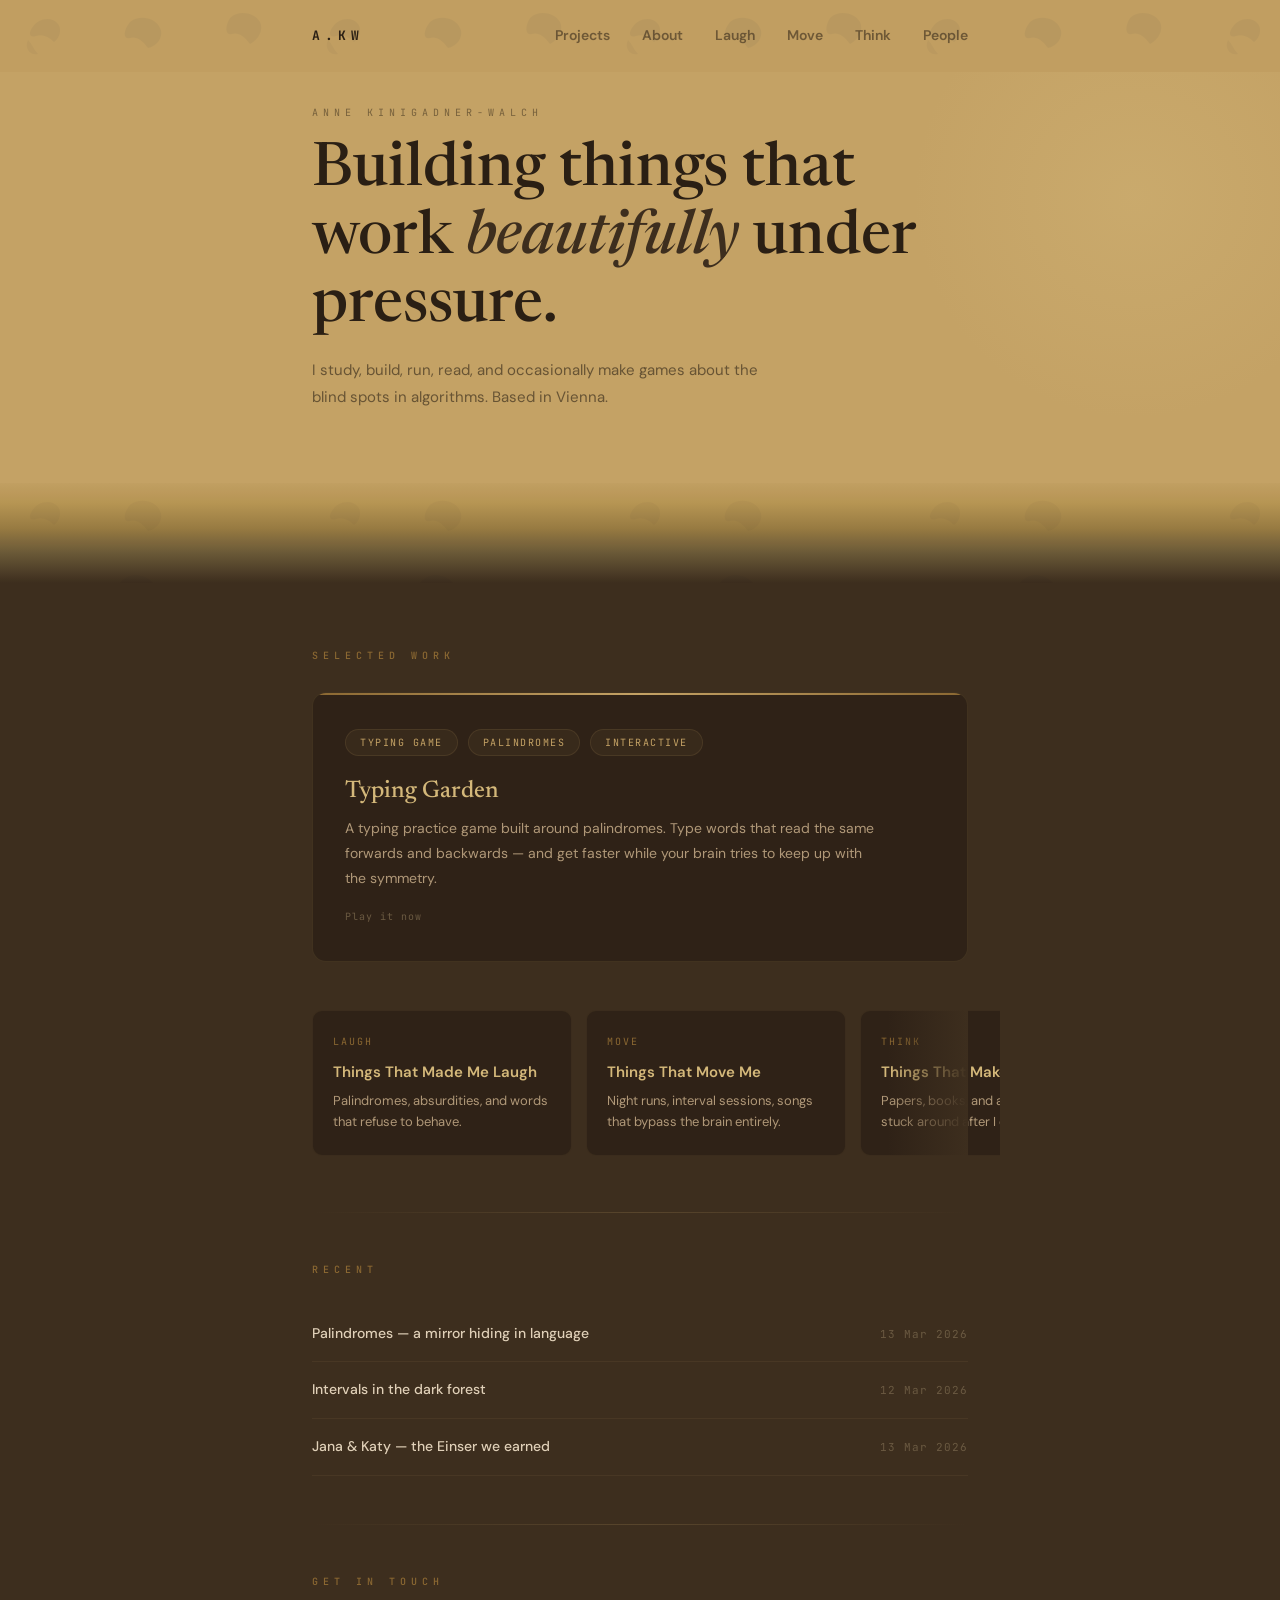
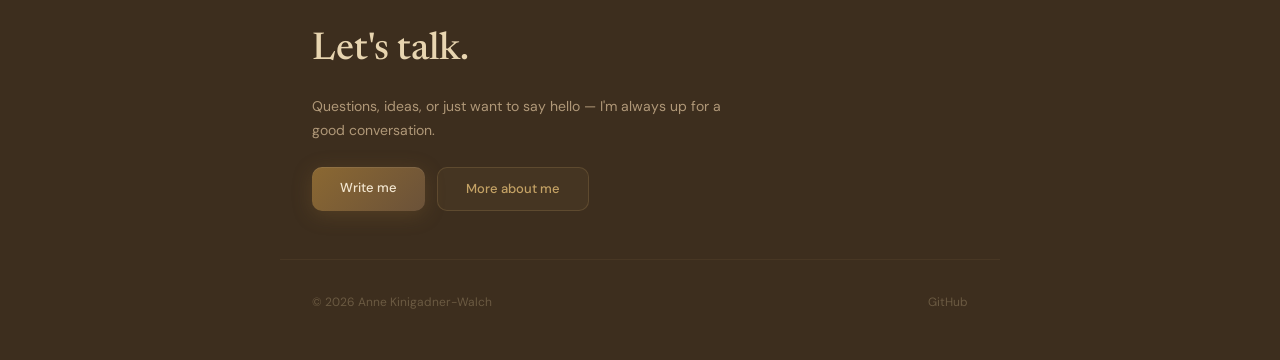
<file: index.html>
<!DOCTYPE html>
<html lang="en">
<head>
<meta charset="UTF-8">
<meta name="viewport" content="width=device-width, initial-scale=1.0">
<title>Anne Kinigadner-Walch</title>
<link href="https://fonts.googleapis.com/css2?family=Newsreader:ital,wght@0,300;0,400;0,500;0,600;1,400;1,500&family=DM+Sans:wght@400;500;600&family=JetBrains+Mono:wght@400;500;700&display=swap" rel="stylesheet">
<style>
:root {
  --camel-deep:#2A1F14;--camel-dark:#3D2E1E;--camel-mid:#6B5239;--camel-warm:#8B6832;
  --camel-tan:#C4A265;--camel-light:#D4B87A;--camel-cream:#E8D5B0;--camel-pale:#F2E6D0;
  --text-body:#E0D0B8;--text-muted:#B09878;--text-dim:#8B7A60;--text-ghost:#6B5A42;
  --surface:rgba(42,31,20,0.7);--border-warm:rgba(196,162,101,0.2);
  --border-subtle:rgba(196,162,101,0.12);--border-ghost:rgba(196,162,101,0.08);
  --font-display:'Newsreader',Georgia,serif;--font-body:'DM Sans',sans-serif;--font-mono:'JetBrains Mono',monospace;
}
*,*::before,*::after{margin:0;padding:0;box-sizing:border-box}
body{font-family:var(--font-body);background:var(--camel-dark);color:var(--text-body);font-size:14px;line-height:1.7;-webkit-font-smoothing:antialiased}
::-webkit-scrollbar{width:6px;height:4px}
::-webkit-scrollbar-track{background:transparent}
::-webkit-scrollbar-thumb{background:rgba(196,162,101,0.2);border-radius:4px}
::-webkit-scrollbar-thumb:hover{background:rgba(196,162,101,0.35)}
.top-leo{background:var(--camel-tan);position:relative;overflow:hidden}
.top-leo::before{content:'';position:absolute;inset:0;z-index:0;opacity:0.07;pointer-events:none;mix-blend-mode:multiply;background-image:url('data:image/svg+xml;utf8,<svg xmlns="http://www.w3.org/2000/svg" width="300" height="300" viewBox="0 0 300 300"><defs><pattern id="l" x="0" y="0" width="300" height="300" patternUnits="userSpaceOnUse"><rect width="300" height="300" fill="%23C4A265"/><path d="M32,28C38,18 52,16 58,24C62,29 60,38 54,42C48,36 42,34 36,36C30,38 28,34 32,28Z" fill="%231A1008" opacity="0.88"/><path d="M28,40C24,48 30,56 38,54C34,50 32,44 28,40Z" fill="%232E1E0A" opacity="0.82"/><path d="M130,22C140,14 156,18 160,28C164,36 158,46 148,48C142,40 136,36 130,38C124,40 122,32 130,22Z" fill="%231A1008" opacity="0.9"/><path d="M230,18C238,10 254,12 260,22C264,30 258,40 250,44C244,36 238,32 232,34C226,36 224,28 230,18Z" fill="%231A1008" opacity="0.87"/><path d="M18,110C26,100 42,102 48,114C52,122 46,132 38,136C32,128 26,124 20,126C14,128 12,120 18,110Z" fill="%231A1008" opacity="0.9"/><path d="M120,100C128,88 148,90 154,102C158,112 150,124 140,128C134,118 126,114 120,116C112,118 110,108 120,100Z" fill="%231A1008" opacity="0.92"/><path d="M228,108C236,98 252,100 258,110C262,118 256,130 248,134C242,124 236,120 230,122C224,124 222,116 228,108Z" fill="%231A1008" opacity="0.88"/><path d="M36,200C44,190 60,192 66,204C70,212 64,224 56,228C50,218 44,214 38,216C32,218 30,210 36,200Z" fill="%231A1008" opacity="0.9"/><path d="M148,195C156,184 174,186 180,198C184,208 176,220 168,224C162,214 154,210 148,212C140,214 138,204 148,195Z" fill="%231A1008" opacity="0.91"/><path d="M244,200C252,190 268,192 274,204C278,212 272,224 264,228C258,218 252,214 246,216C240,218 238,210 244,200Z" fill="%231A1008" opacity="0.89"/></pattern></defs><rect width="300" height="300" fill="url(%23l)"/></svg>');background-repeat:repeat;background-size:300px 300px}
.header-inner{position:relative;z-index:1;max-width:720px;margin:0 auto;padding:24px 32px;display:flex;justify-content:space-between;align-items:center}
.logo{font-family:var(--font-mono);font-size:13px;font-weight:700;letter-spacing:5px;text-transform:uppercase;color:var(--camel-deep);text-decoration:none}
nav{display:flex;gap:32px}
nav a{font-family:var(--font-body);font-size:14px;font-weight:600;color:rgba(42,31,20,0.55);text-decoration:none;transition:color 0.3s}
nav a:hover,nav a.active{color:var(--camel-deep)}
nav a.active{text-decoration:underline;text-underline-offset:4px;text-decoration-thickness:2px;text-decoration-color:rgba(42,31,20,0.3)}
.hero{background:var(--camel-tan);padding:32px 0 72px;position:relative;overflow:hidden}
.hero::before{content:'';position:absolute;top:-100px;right:-80px;width:450px;height:450px;background:radial-gradient(circle,rgba(212,184,122,0.35) 0%,transparent 70%);pointer-events:none}
.hero-inner{position:relative;z-index:1;max-width:720px;margin:0 auto;padding:0 32px}
.hero-label{font-family:var(--font-mono);font-size:10px;letter-spacing:5px;text-transform:uppercase;color:rgba(42,31,20,0.5);margin-bottom:16px;animation:fadeUp .6s ease-out .1s both}
.hero h1{font-family:var(--font-display);font-size:clamp(2.4rem,5.5vw,3.8rem);font-weight:500;line-height:1.12;color:var(--camel-deep);margin-bottom:16px;animation:fadeUp .6s ease-out .25s both}
.hero h1 em{font-style:italic;color:var(--camel-dark)}
.hero p{font-size:15px;font-weight:400;color:rgba(42,31,20,0.6);max-width:480px;line-height:1.8;animation:fadeUp .6s ease-out .4s both}
.ochre-fade{height:100px;background:linear-gradient(to bottom,#C4A265 0%,#B89755 20%,#9A7D44 45%,#6B5A38 70%,#4D3D28 90%,#3D2E1E 100%);position:relative}
.ochre-fade::before{content:'';position:absolute;inset:0;opacity:0.05;mix-blend-mode:multiply;pointer-events:none;background-image:url('data:image/svg+xml;utf8,<svg xmlns="http://www.w3.org/2000/svg" width="300" height="300" viewBox="0 0 300 300"><defs><pattern id="l" x="0" y="0" width="300" height="300" patternUnits="userSpaceOnUse"><rect width="300" height="300" fill="%23C4A265"/><path d="M32,28C38,18 52,16 58,24C62,29 60,38 54,42C48,36 42,34 36,36C30,38 28,34 32,28Z" fill="%231A1008" opacity="0.88"/><path d="M130,22C140,14 156,18 160,28C164,36 158,46 148,48C142,40 136,36 130,38C124,40 122,32 130,22Z" fill="%231A1008" opacity="0.9"/><path d="M120,100C128,88 148,90 154,102C158,112 150,124 140,128C134,118 126,114 120,116C112,118 110,108 120,100Z" fill="%231A1008" opacity="0.92"/></pattern></defs><rect width="300" height="300" fill="url(%23l)"/></svg>');background-repeat:repeat;background-size:300px 300px}
.dark-zone{padding:64px 0 48px}
.content{max-width:720px;margin:0 auto;padding:0 32px}
.section-label{font-family:var(--font-mono);font-size:10px;font-weight:500;letter-spacing:5px;text-transform:uppercase;color:var(--camel-warm);margin-bottom:28px}
.featured{background:var(--surface);border:1px solid var(--border-subtle);border-radius:14px;padding:36px 32px;position:relative;overflow:hidden;transition:all 0.3s ease;cursor:pointer;text-decoration:none;display:block;color:inherit;margin-bottom:48px}
.featured::before{content:'';position:absolute;top:0;left:0;right:0;height:2px;background:linear-gradient(90deg,var(--camel-warm),var(--camel-tan),var(--camel-warm))}
.featured:hover{border-color:var(--border-warm);transform:translateY(-2px);box-shadow:0 12px 40px rgba(42,31,20,0.5)}
.featured .tag-row{margin-bottom:14px}
.featured h3{font-family:var(--font-display);font-size:24px;font-weight:500;line-height:1.25;color:var(--camel-light);margin-bottom:10px}
.featured p{font-size:14px;color:var(--text-muted);max-width:540px;line-height:1.8}
.featured .meta{font-family:var(--font-mono);font-size:10px;letter-spacing:1px;color:var(--text-ghost);margin-top:16px}
.tag{display:inline-block;font-family:var(--font-mono);font-size:10px;font-weight:400;letter-spacing:1.5px;text-transform:uppercase;color:var(--camel-tan);background:rgba(196,162,101,0.06);border:1px solid var(--border-subtle);border-radius:100px;padding:4px 14px;margin-right:6px;margin-bottom:6px}
.scroll-wrapper{position:relative;margin-bottom:48px}
.scroll-wrapper::after{content:'';position:absolute;right:0;top:0;bottom:0;width:80px;background:linear-gradient(to right,transparent,var(--camel-dark));pointer-events:none;z-index:2}
.scroll-track{display:flex;gap:14px;overflow-x:auto;overflow-y:hidden;padding-bottom:8px;margin-right:-32px;padding-right:64px;scrollbar-width:thin;scrollbar-color:rgba(196,162,101,0.15) transparent;-webkit-overflow-scrolling:touch}
.scroll-card{min-width:260px;max-width:260px;flex-shrink:0;background:var(--surface);border:1px solid var(--border-ghost);border-radius:10px;padding:22px 20px;text-decoration:none;color:inherit;transition:all 0.3s ease}
.scroll-card:hover{border-color:var(--border-warm);transform:translateY(-2px);box-shadow:0 8px 24px rgba(42,31,20,0.4)}
.scroll-card .card-label{font-family:var(--font-mono);font-size:10px;letter-spacing:2px;text-transform:uppercase;color:var(--camel-warm);margin-bottom:10px}
.scroll-card h3{font-family:var(--font-body);font-size:15px;font-weight:600;color:var(--camel-light);margin-bottom:6px}
.scroll-card p{font-size:13px;color:var(--text-muted);line-height:1.6}
.divider{height:1px;background:linear-gradient(to right,transparent,var(--border-warm),transparent);margin:48px 0}
.writing-item{display:flex;justify-content:space-between;align-items:baseline;padding:16px 0;border-bottom:1px solid var(--border-ghost);text-decoration:none;color:inherit;transition:all 0.3s ease}
.writing-item:first-child{border-top:1px solid var(--border-ghost)}
.writing-item:hover{padding-left:8px}
.writing-item:hover .wi-title{color:var(--camel-light)}
.wi-title{font-family:var(--font-body);font-size:14px;font-weight:500;color:var(--text-body);transition:color 0.3s}
.wi-date{font-family:var(--font-mono);font-size:11px;color:var(--text-ghost);letter-spacing:1px;flex-shrink:0;margin-left:24px}
.cta{text-align:left;margin-top:48px}
.cta h2{font-family:var(--font-display);font-size:clamp(1.6rem,3.5vw,2.4rem);font-weight:500;color:var(--camel-cream);margin-bottom:12px}
.cta p{font-size:14px;color:var(--text-muted);margin-bottom:24px;max-width:440px}
.btn-row{display:flex;gap:12px;flex-wrap:wrap}
.btn-primary{display:inline-block;font-family:var(--font-body);font-size:13px;font-weight:500;padding:10px 28px;background:linear-gradient(135deg,var(--camel-warm),var(--camel-mid));color:var(--camel-pale);border:none;border-radius:10px;text-decoration:none;box-shadow:0 4px 20px rgba(139,104,50,0.3),inset 0 1px 0 rgba(255,255,255,0.08);transition:all 0.3s ease;cursor:pointer}
.btn-primary:hover{transform:translateY(-2px);box-shadow:0 8px 28px rgba(139,104,50,0.45),inset 0 1px 0 rgba(255,255,255,0.08)}
.btn-ghost{display:inline-block;font-family:var(--font-body);font-size:13px;font-weight:500;padding:10px 28px;background:rgba(196,162,101,0.06);color:var(--camel-tan);border:1px solid var(--border-warm);border-radius:10px;text-decoration:none;transition:all 0.3s ease;cursor:pointer}
.btn-ghost:hover{background:rgba(196,162,101,0.12);border-color:rgba(196,162,101,0.3)}
footer{max-width:720px;margin:0 auto;padding:32px 32px 48px;border-top:1px solid var(--border-ghost);display:flex;justify-content:space-between;align-items:center;font-size:12px;color:var(--text-ghost)}
footer a{color:var(--text-ghost);text-decoration:none;transition:color 0.3s}
footer a:hover{color:var(--camel-tan)}
@keyframes fadeUp{from{opacity:0;transform:translateY(12px)}to{opacity:1;transform:translateY(0)}}
@media(max-width:680px){
  .header-inner{flex-direction:column;align-items:flex-start;gap:16px;padding:20px 20px}
  nav{gap:20px}
  .hero-inner,.content{padding:0 20px}
  .hero{padding:24px 0 48px}
  .ochre-fade{height:60px}
  .scroll-track{margin-right:-20px;padding-right:48px}
  .scroll-card{min-width:230px;max-width:230px}
  .writing-item{flex-direction:column;gap:4px}
  .wi-date{margin-left:0}
  .btn-row{flex-direction:column}.btn-primary,.btn-ghost{text-align:center;width:100%}
  footer{flex-direction:column;gap:16px;align-items:flex-start;padding:24px 20px 40px}
}
</style>
</head>
<body>

<div class="top-leo">
  <div class="header-inner">
    <a href="./" class="logo">A.KW</a>
    <nav>
      <a href="projects/">Projects</a>
      <a href="about/">About</a>
      <a href="laugh/">Laugh</a>
      <a href="move/">Move</a>
      <a href="think/">Think</a>
      <a href="people/">People</a>
    </nav>
  </div>
</div>

<div class="hero">
  <div class="hero-inner">
    <div class="hero-label">Anne Kinigadner-Walch</div>
    <h1>Building things that work <em>beautifully</em> under pressure.</h1>
    <p>I study, build, run, read, and occasionally make games about the blind spots in algorithms. Based in Vienna.</p>
  </div>
</div>

<div class="ochre-fade"></div>

<div class="dark-zone">
<div class="content">

  <div class="section-label">Selected Work</div>

  <a href="think/typing_garden/" class="featured">
    <div class="tag-row">
      <span class="tag">Typing Game</span>
      <span class="tag">Palindromes</span>
      <span class="tag">Interactive</span>
    </div>
    <h3>Typing Garden</h3>
    <p>A typing practice game built around palindromes. Type words that read the same forwards and backwards — and get faster while your brain tries to keep up with the symmetry.</p>
    <div class="meta">Play it now</div>
  </a>

  <div class="scroll-wrapper">
    <div class="scroll-track">
      <a href="laugh/" class="scroll-card">
        <div class="card-label">Laugh</div>
        <h3>Things That Made Me Laugh</h3>
        <p>Palindromes, absurdities, and words that refuse to behave.</p>
      </a>
      <a href="move/" class="scroll-card">
        <div class="card-label">Move</div>
        <h3>Things That Move Me</h3>
        <p>Night runs, interval sessions, songs that bypass the brain entirely.</p>
      </a>
      <a href="think/" class="scroll-card">
        <div class="card-label">Think</div>
        <h3>Things That Make Me Think</h3>
        <p>Papers, books, and arguments that stuck around after I closed the tab.</p>
      </a>
      <a href="people/" class="scroll-card">
        <div class="card-label">People</div>
        <h3>People That Move Me</h3>
        <p>Friends who showed up. Days worth writing down.</p>
      </a>
    </div>
  </div>

  <div class="divider"></div>

  <div class="section-label">Recent</div>

  <a href="laugh/palindrome_13-03-2026.html" class="writing-item">
    <span class="wi-title">Palindromes — a mirror hiding in language</span>
    <span class="wi-date">13 Mar 2026</span>
  </a>
  <a href="move/#run-12-03" class="writing-item">
    <span class="wi-title">Intervals in the dark forest</span>
    <span class="wi-date">12 Mar 2026</span>
  </a>
  <a href="people/#13-03" class="writing-item">
    <span class="wi-title">Jana &amp; Katy — the Einser we earned</span>
    <span class="wi-date">13 Mar 2026</span>
  </a>

  <div class="divider"></div>

  <div class="cta">
    <div class="section-label">Get in Touch</div>
    <h2>Let's talk.</h2>
    <p>Questions, ideas, or just want to say hello — I'm always up for a good conversation.</p>
    <div class="btn-row">
      <a href="mailto:anne.kinigadner@gmail.com" class="btn-primary">Write me</a>
      <a href="about/" class="btn-ghost">More about me</a>
    </div>
  </div>

</div>
</div>

<footer>
  <span>&copy; 2026 Anne Kinigadner-Walch</span>
  <a href="https://github.com/annek77" target="_blank" rel="noopener">GitHub</a>
</footer>

</body>
</html>
</file>
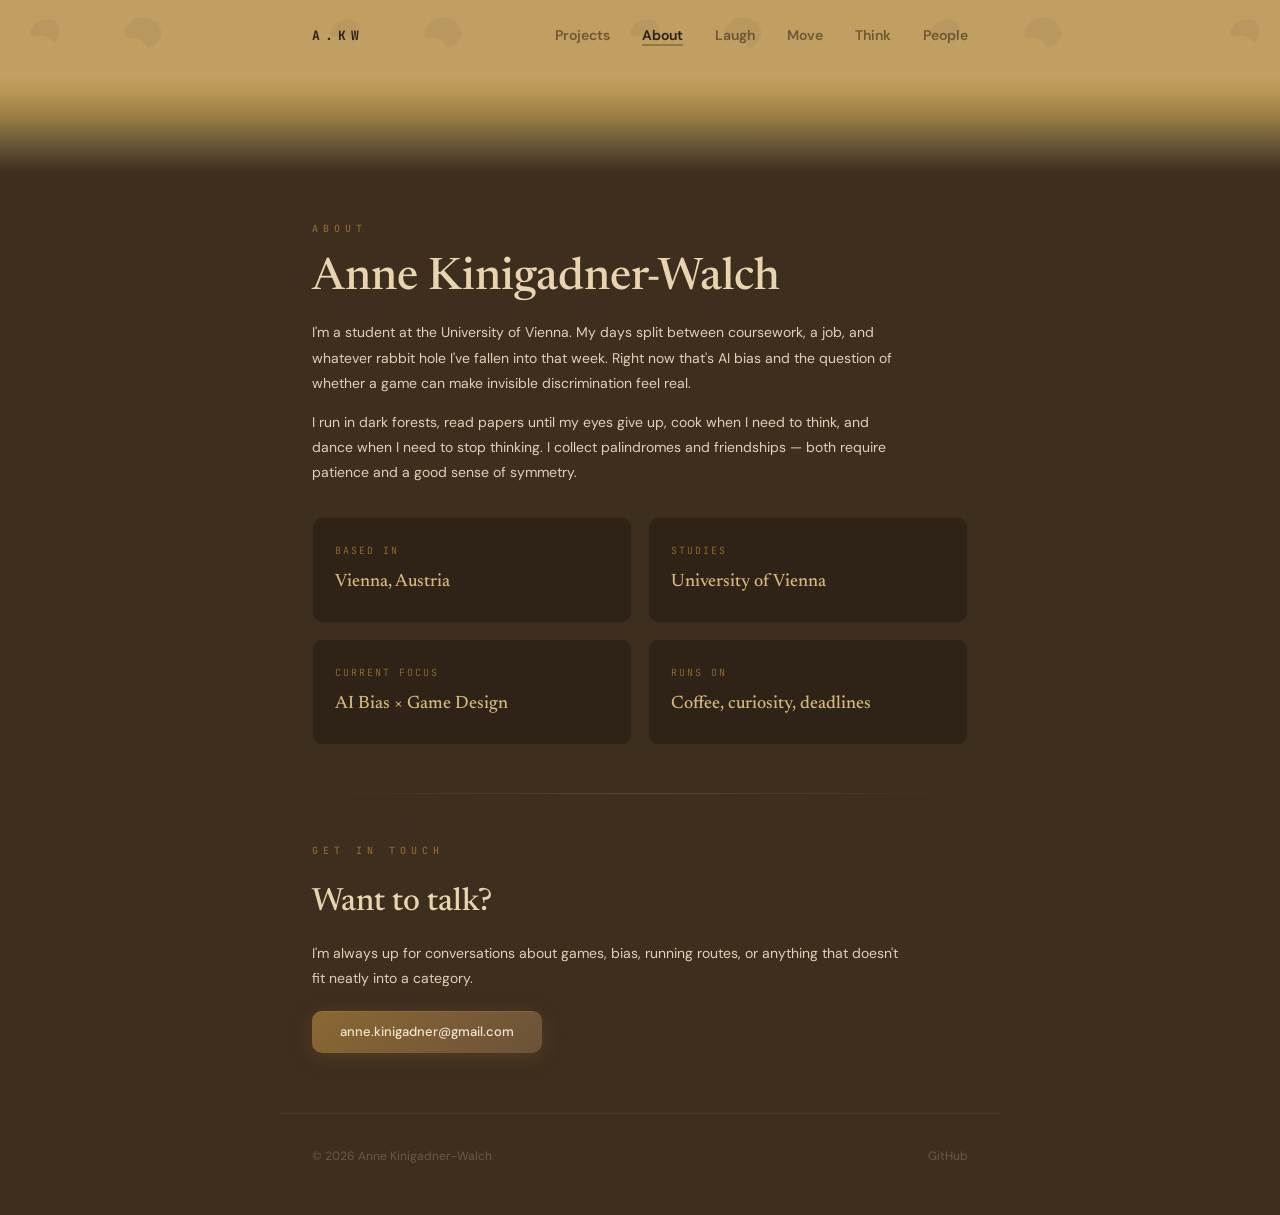
<file: about/index.html>
<!DOCTYPE html>
<html lang="en">
<head>
<meta charset="UTF-8">
<meta name="viewport" content="width=device-width, initial-scale=1.0">
<title>About — Anne Kinigadner-Walch</title>
<link href="https://fonts.googleapis.com/css2?family=Newsreader:ital,wght@0,300;0,400;0,500;0,600;1,400;1,500&family=DM+Sans:wght@400;500;600&family=JetBrains+Mono:wght@400;500;700&display=swap" rel="stylesheet">
<style>
:root{--camel-deep:#2A1F14;--camel-dark:#3D2E1E;--camel-mid:#6B5239;--camel-warm:#8B6832;--camel-tan:#C4A265;--camel-light:#D4B87A;--camel-cream:#E8D5B0;--camel-pale:#F2E6D0;--text-body:#E0D0B8;--text-muted:#B09878;--text-dim:#8B7A60;--text-ghost:#6B5A42;--surface:rgba(42,31,20,0.7);--border-warm:rgba(196,162,101,0.2);--border-subtle:rgba(196,162,101,0.12);--border-ghost:rgba(196,162,101,0.08);--font-display:'Newsreader',Georgia,serif;--font-body:'DM Sans',sans-serif;--font-mono:'JetBrains Mono',monospace}
*,*::before,*::after{margin:0;padding:0;box-sizing:border-box}
body{font-family:var(--font-body);background:var(--camel-dark);color:var(--text-body);font-size:14px;line-height:1.7;-webkit-font-smoothing:antialiased}
.top-leo{background:var(--camel-tan);position:relative;overflow:hidden}.top-leo::before{content:'';position:absolute;inset:0;z-index:0;opacity:0.07;pointer-events:none;mix-blend-mode:multiply;background-image:url('data:image/svg+xml;utf8,<svg xmlns="http://www.w3.org/2000/svg" width="300" height="300" viewBox="0 0 300 300"><defs><pattern id="l" x="0" y="0" width="300" height="300" patternUnits="userSpaceOnUse"><rect width="300" height="300" fill="%23C4A265"/><path d="M32,28C38,18 52,16 58,24C62,29 60,38 54,42C48,36 42,34 36,36C30,38 28,34 32,28Z" fill="%231A1008" opacity="0.88"/><path d="M130,22C140,14 156,18 160,28C164,36 158,46 148,48C142,40 136,36 130,38C124,40 122,32 130,22Z" fill="%231A1008" opacity="0.9"/><path d="M120,100C128,88 148,90 154,102C158,112 150,124 140,128C134,118 126,114 120,116C112,118 110,108 120,100Z" fill="%231A1008" opacity="0.92"/></pattern></defs><rect width="300" height="300" fill="url(%23l)"/></svg>');background-repeat:repeat;background-size:300px 300px}
.header-inner{position:relative;z-index:1;max-width:720px;margin:0 auto;padding:24px 32px;display:flex;justify-content:space-between;align-items:center}
.logo{font-family:var(--font-mono);font-size:13px;font-weight:700;letter-spacing:5px;text-transform:uppercase;color:var(--camel-deep);text-decoration:none}
nav{display:flex;gap:32px}nav a{font-family:var(--font-body);font-size:14px;font-weight:600;color:rgba(42,31,20,0.55);text-decoration:none;transition:color 0.3s}nav a:hover,nav a.active{color:var(--camel-deep)}nav a.active{text-decoration:underline;text-underline-offset:4px;text-decoration-thickness:2px;text-decoration-color:rgba(42,31,20,0.3)}
.ochre-fade{height:100px;background:linear-gradient(to bottom,#C4A265 0%,#B89755 20%,#9A7D44 45%,#6B5A38 70%,#4D3D28 90%,#3D2E1E 100%)}
.page{max-width:720px;margin:0 auto;padding:48px 32px 60px;animation:fadeUp .6s ease-out}
@keyframes fadeUp{from{opacity:0;transform:translateY(12px)}to{opacity:1;transform:translateY(0)}}
.section-label{font-family:var(--font-mono);font-size:10px;font-weight:500;letter-spacing:5px;text-transform:uppercase;color:var(--camel-warm);margin-bottom:16px}
h1{font-family:var(--font-display);font-size:clamp(1.8rem,4vw,2.8rem);font-weight:500;line-height:1.15;color:var(--camel-cream);margin-bottom:16px}
.page p{font-size:14px;line-height:1.8;color:var(--text-body);margin-bottom:14px;max-width:600px}
.facts{display:grid;grid-template-columns:1fr 1fr;gap:16px;margin:32px 0}
.fact{background:var(--surface);border:1px solid var(--border-ghost);border-radius:10px;padding:24px 22px}
.fact-label{font-family:var(--font-mono);font-size:10px;letter-spacing:2px;text-transform:uppercase;color:var(--camel-warm);margin-bottom:8px}
.fact-val{font-family:var(--font-display);font-size:18px;font-weight:500;color:var(--camel-light)}
.fact-desc{font-size:12px;color:var(--text-muted);margin-top:4px}
.divider{height:1px;background:linear-gradient(to right,transparent,var(--border-warm),transparent);margin:48px 0}
.cta{margin-top:32px}
.cta h2{font-family:var(--font-display);font-size:clamp(1.4rem,3vw,2rem);font-weight:500;color:var(--camel-cream);margin-bottom:12px}
.cta p{margin-bottom:20px}
.btn-primary{display:inline-block;font-family:var(--font-body);font-size:13px;font-weight:500;padding:10px 28px;background:linear-gradient(135deg,var(--camel-warm),var(--camel-mid));color:var(--camel-pale);border:none;border-radius:10px;text-decoration:none;box-shadow:0 4px 20px rgba(139,104,50,0.3),inset 0 1px 0 rgba(255,255,255,0.08);transition:all 0.3s}.btn-primary:hover{transform:translateY(-2px);box-shadow:0 8px 28px rgba(139,104,50,0.45),inset 0 1px 0 rgba(255,255,255,0.08)}
footer{max-width:720px;margin:0 auto;padding:32px 32px 48px;border-top:1px solid var(--border-ghost);display:flex;justify-content:space-between;align-items:center;font-size:12px;color:var(--text-ghost)}
footer a{color:var(--text-ghost);text-decoration:none;transition:color 0.3s}footer a:hover{color:var(--camel-tan)}
@media(max-width:680px){.header-inner{flex-direction:column;align-items:flex-start;gap:16px;padding:20px}nav{gap:20px}.page{padding:32px 20px 48px}.facts{grid-template-columns:1fr}footer{flex-direction:column;gap:16px;align-items:flex-start;padding:24px 20px 40px}}
</style>
</head>
<body>
<div class="top-leo"><div class="header-inner"><a href="../" class="logo">A.KW</a><nav><a href="../projects/">Projects</a><a href="./" class="active">About</a><a href="../laugh/">Laugh</a><a href="../move/">Move</a><a href="../think/">Think</a><a href="../people/">People</a></nav></div></div>
<div class="ochre-fade"></div>

<div class="page">
  <div class="section-label">About</div>
  <h1>Anne Kinigadner-Walch</h1>
  <p>I'm a student at the University of Vienna. My days split between coursework, a job, and whatever rabbit hole I've fallen into that week. Right now that's AI bias and the question of whether a game can make invisible discrimination feel real.</p>
  <p>I run in dark forests, read papers until my eyes give up, cook when I need to think, and dance when I need to stop thinking. I collect palindromes and friendships — both require patience and a good sense of symmetry.</p>

  <div class="facts">
    <div class="fact"><div class="fact-label">Based In</div><div class="fact-val">Vienna, Austria</div></div>
    <div class="fact"><div class="fact-label">Studies</div><div class="fact-val">University of Vienna</div></div>
    <div class="fact"><div class="fact-label">Current Focus</div><div class="fact-val">AI Bias &times; Game Design</div></div>
    <div class="fact"><div class="fact-label">Runs on</div><div class="fact-val">Coffee, curiosity, deadlines</div></div>
  </div>

  <div class="divider"></div>

  <div class="cta">
    <div class="section-label">Get in Touch</div>
    <h2>Want to talk?</h2>
    <p>I'm always up for conversations about games, bias, running routes, or anything that doesn't fit neatly into a category.</p>
    <a href="mailto:anne.kinigadner@gmail.com" class="btn-primary">anne.kinigadner@gmail.com</a>
  </div>
</div>

<footer><span>&copy; 2026 Anne Kinigadner-Walch</span><a href="https://github.com/annek77" target="_blank" rel="noopener">GitHub</a></footer>
</body>
</html>
</file>
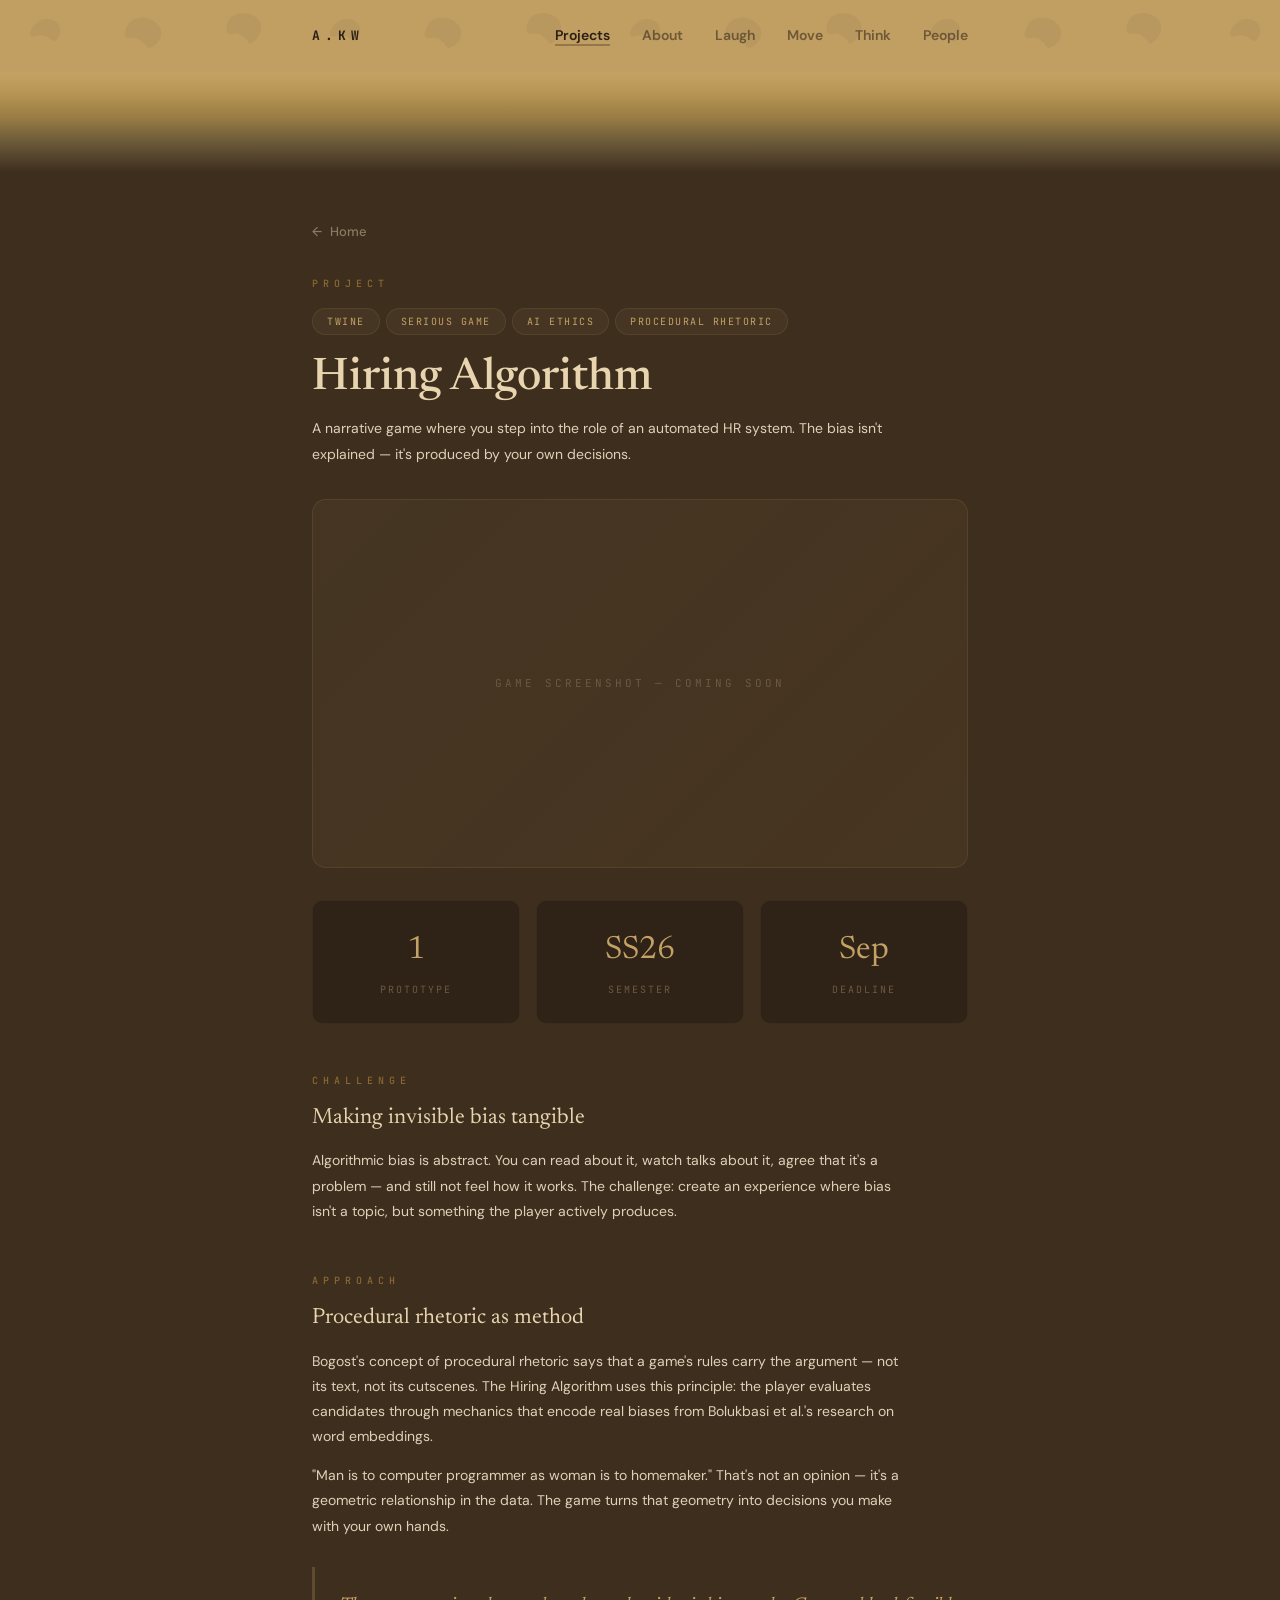
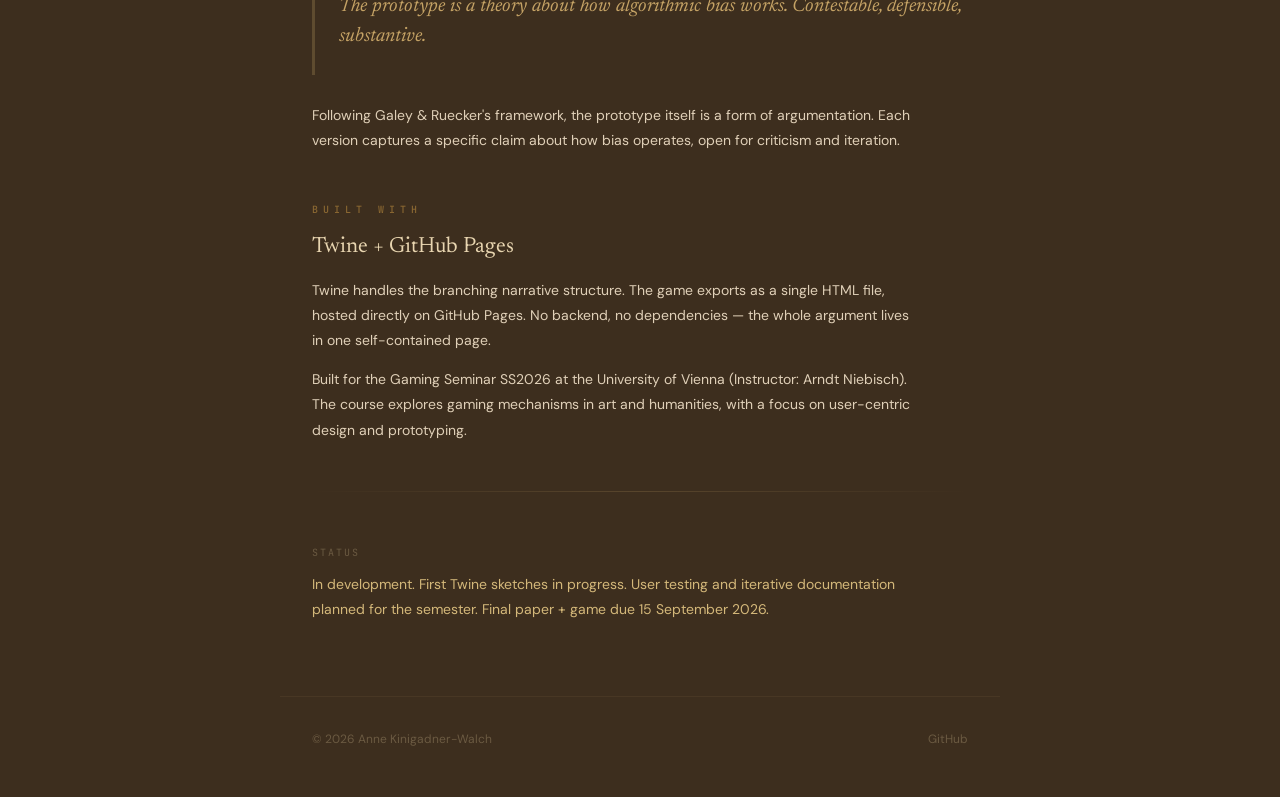
<file: game/index.html>
<!DOCTYPE html>
<html lang="en">
<head>
<meta charset="UTF-8">
<meta name="viewport" content="width=device-width, initial-scale=1.0">
<title>Projects — Anne Kinigadner-Walch</title>
<link href="https://fonts.googleapis.com/css2?family=Newsreader:ital,wght@0,300;0,400;0,500;0,600;1,400;1,500&family=DM+Sans:wght@400;500;600&family=JetBrains+Mono:wght@400;500;700&display=swap" rel="stylesheet">
<style>
:root{--camel-deep:#2A1F14;--camel-dark:#3D2E1E;--camel-mid:#6B5239;--camel-warm:#8B6832;--camel-tan:#C4A265;--camel-light:#D4B87A;--camel-cream:#E8D5B0;--camel-pale:#F2E6D0;--text-body:#E0D0B8;--text-muted:#B09878;--text-dim:#8B7A60;--text-ghost:#6B5A42;--surface:rgba(42,31,20,0.7);--border-warm:rgba(196,162,101,0.2);--border-subtle:rgba(196,162,101,0.12);--border-ghost:rgba(196,162,101,0.08);--font-display:'Newsreader',Georgia,serif;--font-body:'DM Sans',sans-serif;--font-mono:'JetBrains Mono',monospace}
*,*::before,*::after{margin:0;padding:0;box-sizing:border-box}
body{font-family:var(--font-body);background:var(--camel-dark);color:var(--text-body);font-size:14px;line-height:1.7;-webkit-font-smoothing:antialiased}
.top-leo{background:var(--camel-tan);position:relative;overflow:hidden}
.top-leo::before{content:'';position:absolute;inset:0;z-index:0;opacity:0.07;pointer-events:none;mix-blend-mode:multiply;background-image:url('data:image/svg+xml;utf8,<svg xmlns="http://www.w3.org/2000/svg" width="300" height="300" viewBox="0 0 300 300"><defs><pattern id="l" x="0" y="0" width="300" height="300" patternUnits="userSpaceOnUse"><rect width="300" height="300" fill="%23C4A265"/><path d="M32,28C38,18 52,16 58,24C62,29 60,38 54,42C48,36 42,34 36,36C30,38 28,34 32,28Z" fill="%231A1008" opacity="0.88"/><path d="M130,22C140,14 156,18 160,28C164,36 158,46 148,48C142,40 136,36 130,38C124,40 122,32 130,22Z" fill="%231A1008" opacity="0.9"/><path d="M230,18C238,10 254,12 260,22C264,30 258,40 250,44C244,36 238,32 232,34C226,36 224,28 230,18Z" fill="%231A1008" opacity="0.87"/><path d="M120,100C128,88 148,90 154,102C158,112 150,124 140,128C134,118 126,114 120,116C112,118 110,108 120,100Z" fill="%231A1008" opacity="0.92"/><path d="M148,195C156,184 174,186 180,198C184,208 176,220 168,224C162,214 154,210 148,212C140,214 138,204 148,195Z" fill="%231A1008" opacity="0.91"/></pattern></defs><rect width="300" height="300" fill="url(%23l)"/></svg>');background-repeat:repeat;background-size:300px 300px}
.header-inner{position:relative;z-index:1;max-width:720px;margin:0 auto;padding:24px 32px;display:flex;justify-content:space-between;align-items:center}
.logo{font-family:var(--font-mono);font-size:13px;font-weight:700;letter-spacing:5px;text-transform:uppercase;color:var(--camel-deep);text-decoration:none}
nav{display:flex;gap:32px}
nav a{font-family:var(--font-body);font-size:14px;font-weight:600;color:rgba(42,31,20,0.55);text-decoration:none;transition:color 0.3s}
nav a:hover,nav a.active{color:var(--camel-deep)}
nav a.active{text-decoration:underline;text-underline-offset:4px;text-decoration-thickness:2px;text-decoration-color:rgba(42,31,20,0.3)}
.ochre-fade{height:100px;background:linear-gradient(to bottom,#C4A265 0%,#B89755 20%,#9A7D44 45%,#6B5A38 70%,#4D3D28 90%,#3D2E1E 100%)}
.page{max-width:720px;margin:0 auto;padding:48px 32px 60px}
.back{display:inline-flex;align-items:center;gap:8px;font-size:13px;font-weight:500;color:var(--text-dim);text-decoration:none;transition:color 0.3s;margin-bottom:32px}
.back:hover{color:var(--camel-tan)}
.back span{transition:transform 0.3s}.back:hover span{transform:translateX(-3px)}
.section-label{font-family:var(--font-mono);font-size:10px;font-weight:500;letter-spacing:5px;text-transform:uppercase;color:var(--camel-warm);margin-bottom:16px}
h1{font-family:var(--font-display);font-size:clamp(1.8rem,4vw,2.8rem);font-weight:500;line-height:1.15;color:var(--camel-cream);margin-bottom:12px}
.lede{font-size:15px;color:var(--text-muted);margin-bottom:32px;max-width:540px;line-height:1.8}
.tag{display:inline-block;font-family:var(--font-mono);font-size:10px;font-weight:400;letter-spacing:1.5px;text-transform:uppercase;color:var(--camel-tan);background:rgba(196,162,101,0.06);border:1px solid var(--border-subtle);border-radius:100px;padding:4px 14px;margin-right:6px;margin-bottom:6px}
.img-placeholder{width:100%;border-radius:14px;background:linear-gradient(135deg,rgba(196,162,101,0.06),rgba(139,104,50,0.12));border:1px solid var(--border-subtle);aspect-ratio:16/9;display:flex;align-items:center;justify-content:center;margin:32px 0}
.img-placeholder span{font-family:var(--font-mono);font-size:11px;letter-spacing:3px;text-transform:uppercase;color:var(--text-ghost)}
.stats-row{display:grid;grid-template-columns:repeat(3,1fr);gap:16px;margin:32px 0}
.stat{background:var(--surface);border:1px solid var(--border-ghost);border-radius:10px;padding:22px 20px;text-align:center}
.stat-num{font-family:var(--font-display);font-size:32px;font-weight:400;color:var(--camel-tan);display:block}
.stat-label{font-family:var(--font-mono);font-size:10px;letter-spacing:2px;text-transform:uppercase;color:var(--text-ghost);margin-top:4px}
.case-label{font-family:var(--font-mono);font-size:10px;font-weight:500;letter-spacing:5px;text-transform:uppercase;color:var(--camel-warm);margin:48px 0 16px}
h2{font-family:var(--font-display);font-size:22px;font-weight:400;line-height:1.25;color:var(--camel-cream);margin-bottom:16px}
.page p{font-size:14px;line-height:1.8;color:var(--text-body);margin-bottom:14px;max-width:600px}
.pullquote{font-family:var(--font-display);font-size:20px;font-weight:400;font-style:italic;color:var(--camel-tan);padding:24px 0 24px 24px;border-left:3px solid rgba(196,162,101,0.25);margin:28px 0;line-height:1.5}
.divider{height:1px;background:linear-gradient(to right,transparent,var(--border-warm),transparent);margin:48px 0}
footer{max-width:720px;margin:0 auto;padding:32px 32px 48px;border-top:1px solid var(--border-ghost);display:flex;justify-content:space-between;align-items:center;font-size:12px;color:var(--text-ghost)}
footer a{color:var(--text-ghost);text-decoration:none;transition:color 0.3s}footer a:hover{color:var(--camel-tan)}
@keyframes fadeUp{from{opacity:0;transform:translateY(12px)}to{opacity:1;transform:translateY(0)}}
.page{animation:fadeUp .6s ease-out}
@media(max-width:680px){.header-inner{flex-direction:column;align-items:flex-start;gap:16px;padding:20px}nav{gap:20px}.page{padding:32px 20px 48px}.stats-row{grid-template-columns:1fr}footer{flex-direction:column;gap:16px;align-items:flex-start;padding:24px 20px 40px}}
</style>
</head>
<body>
<div class="top-leo"><div class="header-inner"><a href="../" class="logo">A.KW</a><nav><a href="./" class="active">Projects</a><a href="../about/">About</a><a href="../laugh/">Laugh</a><a href="../move/">Move</a><a href="../think/">Think</a><a href="../people/">People</a></nav></div></div>
<div class="ochre-fade"></div>

<div class="page">
  <a href="../" class="back"><span>&larr;</span> Home</a>

  <div class="section-label">Project</div>
  <div style="margin-bottom:12px"><span class="tag">Twine</span><span class="tag">Serious Game</span><span class="tag">AI Ethics</span><span class="tag">Procedural Rhetoric</span></div>
  <h1>Hiring Algorithm</h1>
  <p class="lede">A narrative game where you step into the role of an automated HR system. The bias isn't explained — it's produced by your own decisions.</p>

  <div class="img-placeholder"><span>Game Screenshot — Coming Soon</span></div>

  <div class="stats-row">
    <div class="stat"><span class="stat-num">1</span><span class="stat-label">Prototype</span></div>
    <div class="stat"><span class="stat-num">SS26</span><span class="stat-label">Semester</span></div>
    <div class="stat"><span class="stat-num">Sep</span><span class="stat-label">Deadline</span></div>
  </div>

  <div class="case-label">Challenge</div>
  <h2>Making invisible bias tangible</h2>
  <p>Algorithmic bias is abstract. You can read about it, watch talks about it, agree that it's a problem — and still not feel how it works. The challenge: create an experience where bias isn't a topic, but something the player actively produces.</p>

  <div class="case-label">Approach</div>
  <h2>Procedural rhetoric as method</h2>
  <p>Bogost's concept of procedural rhetoric says that a game's rules carry the argument — not its text, not its cutscenes. The Hiring Algorithm uses this principle: the player evaluates candidates through mechanics that encode real biases from Bolukbasi et al.'s research on word embeddings.</p>
  <p>"Man is to computer programmer as woman is to homemaker." That's not an opinion — it's a geometric relationship in the data. The game turns that geometry into decisions you make with your own hands.</p>

  <div class="pullquote">The prototype is a theory about how algorithmic bias works. Contestable, defensible, substantive.</div>

  <p>Following Galey & Ruecker's framework, the prototype itself is a form of argumentation. Each version captures a specific claim about how bias operates, open for criticism and iteration.</p>

  <div class="case-label">Built With</div>
  <h2>Twine + GitHub Pages</h2>
  <p>Twine handles the branching narrative structure. The game exports as a single HTML file, hosted directly on GitHub Pages. No backend, no dependencies — the whole argument lives in one self-contained page.</p>
  <p>Built for the Gaming Seminar SS2026 at the University of Vienna (Instructor: Arndt Niebisch). The course explores gaming mechanisms in art and humanities, with a focus on user-centric design and prototyping.</p>

  <div class="divider"></div>

  <div class="stat" style="text-align:left;margin:0;background:transparent;border:none;padding:0">
    <span class="stat-label">Status</span>
    <p style="color:var(--camel-light);margin-top:8px">In development. First Twine sketches in progress. User testing and iterative documentation planned for the semester. Final paper + game due 15 September 2026.</p>
  </div>
</div>

<footer><span>&copy; 2026 Anne Kinigadner-Walch</span><a href="https://github.com/annek77" target="_blank" rel="noopener">GitHub</a></footer>
</body>
</html>
</file>
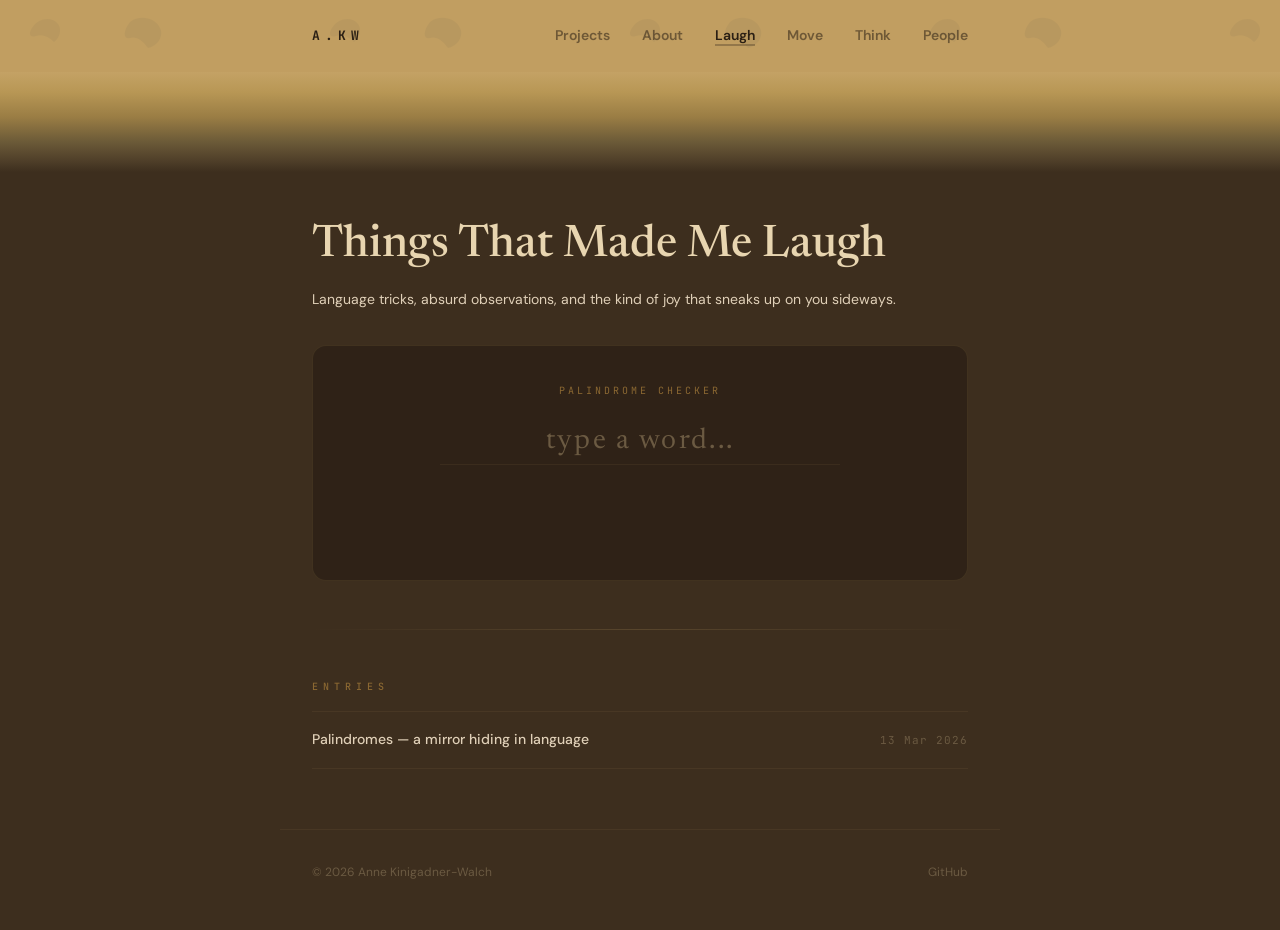
<file: laugh/index.html>
<!DOCTYPE html>
<html lang="en">
<head>
<meta charset="UTF-8">
<meta name="viewport" content="width=device-width, initial-scale=1.0">
<title>Laugh — Anne Kinigadner-Walch</title>
<link href="https://fonts.googleapis.com/css2?family=Newsreader:ital,wght@0,300;0,400;0,500;0,600;1,400;1,500&family=DM+Sans:wght@400;500;600&family=JetBrains+Mono:wght@400;500;700&display=swap" rel="stylesheet">
<style>
:root{--camel-deep:#2A1F14;--camel-dark:#3D2E1E;--camel-mid:#6B5239;--camel-warm:#8B6832;--camel-tan:#C4A265;--camel-light:#D4B87A;--camel-cream:#E8D5B0;--camel-pale:#F2E6D0;--text-body:#E0D0B8;--text-muted:#B09878;--text-dim:#8B7A60;--text-ghost:#6B5A42;--surface:rgba(42,31,20,0.7);--border-warm:rgba(196,162,101,0.2);--border-subtle:rgba(196,162,101,0.12);--border-ghost:rgba(196,162,101,0.08);--font-display:'Newsreader',Georgia,serif;--font-body:'DM Sans',sans-serif;--font-mono:'JetBrains Mono',monospace}
*,*::before,*::after{margin:0;padding:0;box-sizing:border-box}
body{font-family:var(--font-body);background:var(--camel-dark);color:var(--text-body);font-size:14px;line-height:1.7;-webkit-font-smoothing:antialiased}
.top-leo{background:var(--camel-tan);position:relative;overflow:hidden}.top-leo::before{content:'';position:absolute;inset:0;z-index:0;opacity:0.07;pointer-events:none;mix-blend-mode:multiply;background-image:url('data:image/svg+xml;utf8,<svg xmlns="http://www.w3.org/2000/svg" width="300" height="300" viewBox="0 0 300 300"><defs><pattern id="l" x="0" y="0" width="300" height="300" patternUnits="userSpaceOnUse"><rect width="300" height="300" fill="%23C4A265"/><path d="M32,28C38,18 52,16 58,24C62,29 60,38 54,42C48,36 42,34 36,36C30,38 28,34 32,28Z" fill="%231A1008" opacity="0.88"/><path d="M130,22C140,14 156,18 160,28C164,36 158,46 148,48C142,40 136,36 130,38C124,40 122,32 130,22Z" fill="%231A1008" opacity="0.9"/><path d="M120,100C128,88 148,90 154,102C158,112 150,124 140,128C134,118 126,114 120,116C112,118 110,108 120,100Z" fill="%231A1008" opacity="0.92"/></pattern></defs><rect width="300" height="300" fill="url(%23l)"/></svg>');background-repeat:repeat;background-size:300px 300px}
.header-inner{position:relative;z-index:1;max-width:720px;margin:0 auto;padding:24px 32px;display:flex;justify-content:space-between;align-items:center}
.logo{font-family:var(--font-mono);font-size:13px;font-weight:700;letter-spacing:5px;text-transform:uppercase;color:var(--camel-deep);text-decoration:none}
nav{display:flex;gap:32px}nav a{font-family:var(--font-body);font-size:14px;font-weight:600;color:rgba(42,31,20,0.55);text-decoration:none;transition:color 0.3s}nav a:hover,nav a.active{color:var(--camel-deep)}nav a.active{text-decoration:underline;text-underline-offset:4px;text-decoration-thickness:2px;text-decoration-color:rgba(42,31,20,0.3)}
.ochre-fade{height:100px;background:linear-gradient(to bottom,#C4A265 0%,#B89755 20%,#9A7D44 45%,#6B5A38 70%,#4D3D28 90%,#3D2E1E 100%)}
.page{max-width:720px;margin:0 auto;padding:48px 32px 60px;animation:fadeUp .6s ease-out}
@keyframes fadeUp{from{opacity:0;transform:translateY(12px)}to{opacity:1;transform:translateY(0)}}
.section-label{font-family:var(--font-mono);font-size:10px;font-weight:500;letter-spacing:5px;text-transform:uppercase;color:var(--camel-warm);margin-bottom:16px}
h1{font-family:var(--font-display);font-size:clamp(1.8rem,4vw,2.8rem);font-weight:500;line-height:1.15;color:var(--camel-cream);margin-bottom:16px}
.page p{font-size:14px;line-height:1.8;color:var(--text-body);margin-bottom:14px;max-width:600px}
.checker{background:var(--surface);border:1px solid var(--border-subtle);border-radius:14px;padding:36px 32px;text-align:center;margin:32px 0}
.checker label{display:block;font-family:var(--font-mono);font-size:10px;letter-spacing:3px;text-transform:uppercase;color:var(--camel-warm);margin-bottom:20px}
.checker input{font-family:var(--font-display);font-size:1.8rem;text-align:center;letter-spacing:.08em;background:transparent;border:none;border-bottom:1px solid var(--border-ghost);color:var(--camel-cream);padding:8px 0;width:100%;max-width:400px;outline:none;transition:border-color .3s}
.checker input:focus{border-bottom-color:var(--camel-tan)}
.checker input::placeholder{color:var(--text-ghost)}
.reversed{font-family:var(--font-display);font-size:1.4rem;color:var(--camel-tan);opacity:.3;letter-spacing:.08em;margin-top:12px;min-height:1.5em;transform:scaleX(-1)}
.result{margin-top:10px;font-size:14px;min-height:1.7em;font-weight:500}
.result-yes{color:var(--camel-tan)}.result-no{color:var(--text-dim)}
.divider{height:1px;background:linear-gradient(to right,transparent,var(--border-warm),transparent);margin:48px 0}
.writing-item{display:flex;justify-content:space-between;align-items:baseline;padding:16px 0;border-bottom:1px solid var(--border-ghost);text-decoration:none;color:inherit;transition:all 0.3s}
.writing-item:first-of-type{border-top:1px solid var(--border-ghost)}
.writing-item:hover{padding-left:8px}.writing-item:hover .wi-title{color:var(--camel-light)}
.wi-title{font-size:14px;font-weight:500;color:var(--text-body);transition:color 0.3s}
.wi-date{font-family:var(--font-mono);font-size:11px;color:var(--text-ghost);letter-spacing:1px;flex-shrink:0;margin-left:24px}
footer{max-width:720px;margin:0 auto;padding:32px 32px 48px;border-top:1px solid var(--border-ghost);display:flex;justify-content:space-between;align-items:center;font-size:12px;color:var(--text-ghost)}
footer a{color:var(--text-ghost);text-decoration:none;transition:color 0.3s}footer a:hover{color:var(--camel-tan)}
@media(max-width:680px){.header-inner{flex-direction:column;align-items:flex-start;gap:16px;padding:20px}nav{gap:20px}.page{padding:32px 20px 48px}.checker{padding:24px 20px}.writing-item{flex-direction:column;gap:4px}.wi-date{margin-left:0}footer{flex-direction:column;gap:16px;align-items:flex-start;padding:24px 20px 40px}}
</style>
</head>
<body>
<div class="top-leo"><div class="header-inner"><a href="../" class="logo">A.KW</a><nav><a href="../projects/">Projects</a><a href="../about/">About</a><a href="./" class="active">Laugh</a><a href="../move/">Move</a><a href="../think/">Think</a><a href="../people/">People</a></nav></div></div>
<div class="ochre-fade"></div>

<div class="page">
  <h1>Things That Made Me Laugh</h1>
  <p>Language tricks, absurd observations, and the kind of joy that sneaks up on you sideways.</p>

  <div class="checker">
    <label>Palindrome Checker</label>
    <input type="text" id="inp" placeholder="type a word..." autocomplete="off" spellcheck="false">
    <div class="reversed" id="rev"></div>
    <div class="result" id="res"></div>
  </div>

  <div class="divider"></div>

  <div class="section-label">Entries</div>
  <a href="palindrome_13-03-2026.html" class="writing-item">
    <span class="wi-title">Palindromes — a mirror hiding in language</span>
    <span class="wi-date">13 Mar 2026</span>
  </a>
</div>

<footer><span>&copy; 2026 Anne Kinigadner-Walch</span><a href="https://github.com/annek77" target="_blank" rel="noopener">GitHub</a></footer>

<script>
const i=document.getElementById('inp'),r=document.getElementById('res'),v=document.getElementById('rev');
i.addEventListener('input',()=>{const t=i.value,c=t.replace(/[^a-zA-Z]/g,'').toLowerCase(),b=t.split('').reverse().join('');v.textContent=t?b:'';if(c.length<2){r.textContent='';r.className='result';return}const p=c===c.split('').reverse().join('');r.textContent=p?'Yes \u2014 palindrome.':'Not a palindrome.';r.className='result '+(p?'result-yes':'result-no')});
</script>
</body>
</html>
</file>
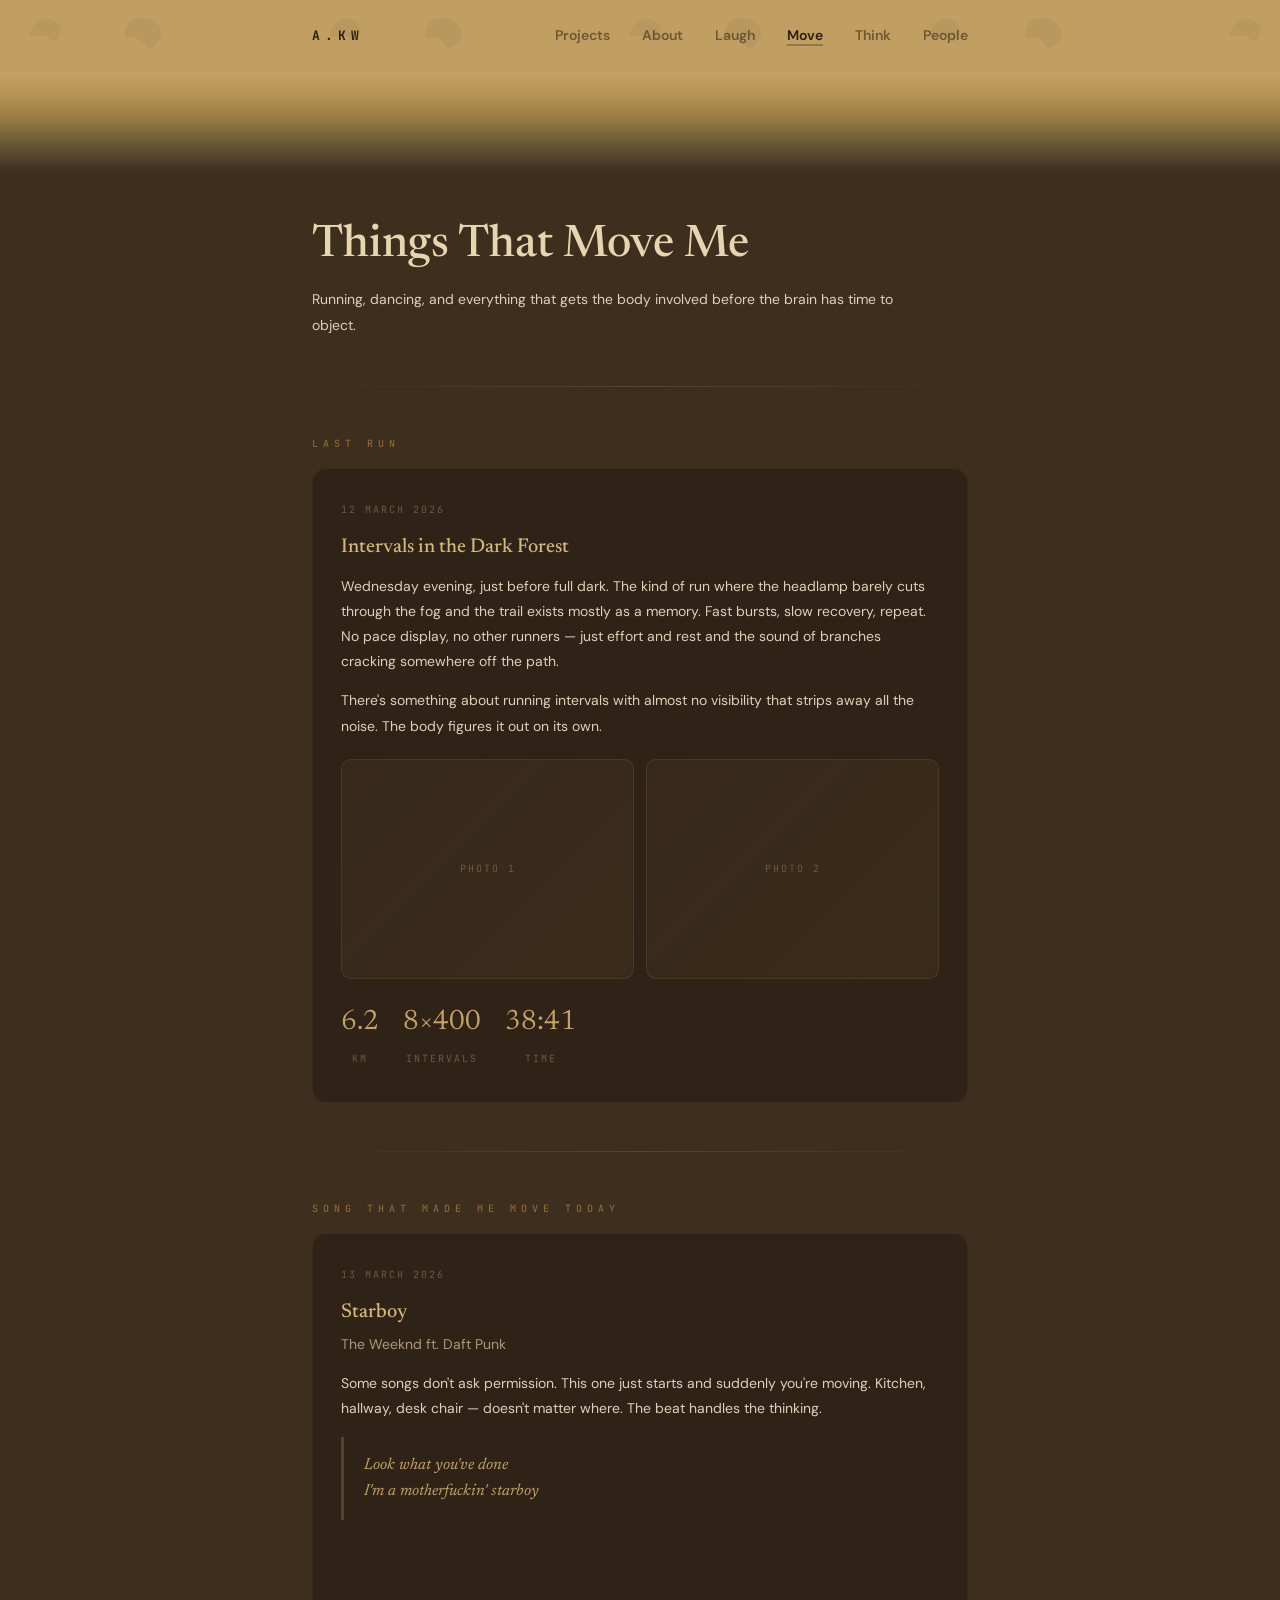
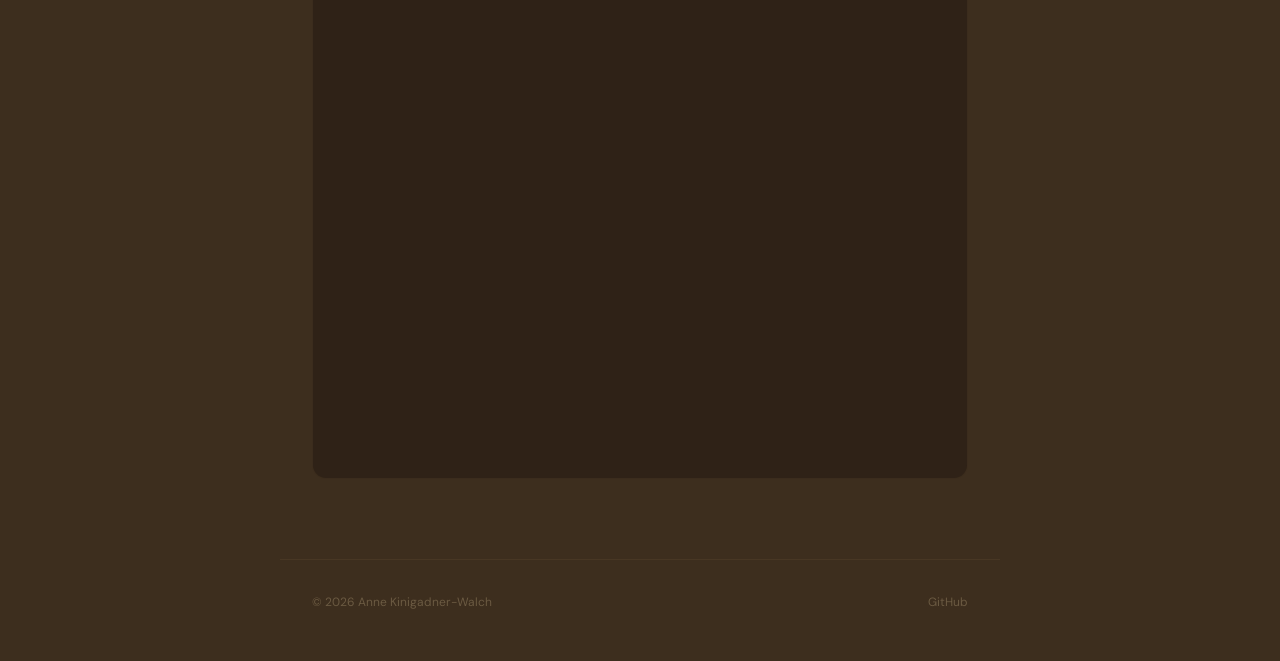
<file: move/index.html>
<!DOCTYPE html>
<html lang="en">
<head>
<meta charset="UTF-8">
<meta name="viewport" content="width=device-width, initial-scale=1.0">
<title>Move — Anne Kinigadner-Walch</title>
<link href="https://fonts.googleapis.com/css2?family=Newsreader:ital,wght@0,300;0,400;0,500;0,600;1,400;1,500&family=DM+Sans:wght@400;500;600&family=JetBrains+Mono:wght@400;500;700&display=swap" rel="stylesheet">
<style>
:root{--camel-deep:#2A1F14;--camel-dark:#3D2E1E;--camel-mid:#6B5239;--camel-warm:#8B6832;--camel-tan:#C4A265;--camel-light:#D4B87A;--camel-cream:#E8D5B0;--camel-pale:#F2E6D0;--text-body:#E0D0B8;--text-muted:#B09878;--text-dim:#8B7A60;--text-ghost:#6B5A42;--surface:rgba(42,31,20,0.7);--border-warm:rgba(196,162,101,0.2);--border-subtle:rgba(196,162,101,0.12);--border-ghost:rgba(196,162,101,0.08);--font-display:'Newsreader',Georgia,serif;--font-body:'DM Sans',sans-serif;--font-mono:'JetBrains Mono',monospace}
*,*::before,*::after{margin:0;padding:0;box-sizing:border-box}
body{font-family:var(--font-body);background:var(--camel-dark);color:var(--text-body);font-size:14px;line-height:1.7;-webkit-font-smoothing:antialiased}
.top-leo{background:var(--camel-tan);position:relative;overflow:hidden}.top-leo::before{content:'';position:absolute;inset:0;z-index:0;opacity:0.07;pointer-events:none;mix-blend-mode:multiply;background-image:url('data:image/svg+xml;utf8,<svg xmlns="http://www.w3.org/2000/svg" width="300" height="300" viewBox="0 0 300 300"><defs><pattern id="l" x="0" y="0" width="300" height="300" patternUnits="userSpaceOnUse"><rect width="300" height="300" fill="%23C4A265"/><path d="M32,28C38,18 52,16 58,24C62,29 60,38 54,42C48,36 42,34 36,36C30,38 28,34 32,28Z" fill="%231A1008" opacity="0.88"/><path d="M130,22C140,14 156,18 160,28C164,36 158,46 148,48C142,40 136,36 130,38C124,40 122,32 130,22Z" fill="%231A1008" opacity="0.9"/><path d="M120,100C128,88 148,90 154,102C158,112 150,124 140,128C134,118 126,114 120,116C112,118 110,108 120,100Z" fill="%231A1008" opacity="0.92"/></pattern></defs><rect width="300" height="300" fill="url(%23l)"/></svg>');background-repeat:repeat;background-size:300px 300px}
.header-inner{position:relative;z-index:1;max-width:720px;margin:0 auto;padding:24px 32px;display:flex;justify-content:space-between;align-items:center}
.logo{font-family:var(--font-mono);font-size:13px;font-weight:700;letter-spacing:5px;text-transform:uppercase;color:var(--camel-deep);text-decoration:none}
nav{display:flex;gap:32px}nav a{font-family:var(--font-body);font-size:14px;font-weight:600;color:rgba(42,31,20,0.55);text-decoration:none;transition:color 0.3s}nav a:hover,nav a.active{color:var(--camel-deep)}nav a.active{text-decoration:underline;text-underline-offset:4px;text-decoration-thickness:2px;text-decoration-color:rgba(42,31,20,0.3)}
.ochre-fade{height:100px;background:linear-gradient(to bottom,#C4A265 0%,#B89755 20%,#9A7D44 45%,#6B5A38 70%,#4D3D28 90%,#3D2E1E 100%)}
.page{max-width:720px;margin:0 auto;padding:48px 32px 60px;animation:fadeUp .6s ease-out}
@keyframes fadeUp{from{opacity:0;transform:translateY(12px)}to{opacity:1;transform:translateY(0)}}
.section-label{font-family:var(--font-mono);font-size:10px;font-weight:500;letter-spacing:5px;text-transform:uppercase;color:var(--camel-warm);margin-bottom:16px}
h1{font-family:var(--font-display);font-size:clamp(1.8rem,4vw,2.8rem);font-weight:500;line-height:1.15;color:var(--camel-cream);margin-bottom:16px}
h2{font-family:var(--font-display);font-size:22px;font-weight:400;line-height:1.25;color:var(--camel-cream);margin-bottom:12px}
.page p{font-size:14px;line-height:1.8;color:var(--text-body);margin-bottom:14px;max-width:600px}
.card{background:var(--surface);border:1px solid var(--border-ghost);border-radius:14px;padding:32px 28px;margin-bottom:20px;transition:border-color .3s}.card:hover{border-color:var(--border-warm)}
.card-date{font-family:var(--font-mono);font-size:10px;letter-spacing:2px;text-transform:uppercase;color:var(--text-ghost);margin-bottom:12px}
.card h3{font-family:var(--font-display);font-size:20px;font-weight:500;color:var(--camel-light);margin-bottom:10px}
.photos{display:grid;grid-template-columns:1fr 1fr;gap:12px;margin:20px 0}
.photo-placeholder{background:linear-gradient(135deg,rgba(196,162,101,0.06),rgba(139,104,50,0.12));border:1px solid var(--border-subtle);border-radius:10px;aspect-ratio:4/3;display:flex;align-items:center;justify-content:center}
.photo-placeholder span{font-family:var(--font-mono);font-size:10px;letter-spacing:2px;text-transform:uppercase;color:var(--text-ghost)}
.stats{display:flex;gap:24px;flex-wrap:wrap;margin-top:20px}
.stat{text-align:center}
.stat-num{font-family:var(--font-display);font-size:28px;font-weight:400;color:var(--camel-tan);display:block}
.stat-label{font-family:var(--font-mono);font-size:10px;letter-spacing:2px;text-transform:uppercase;color:var(--text-ghost)}
.divider{height:1px;background:linear-gradient(to right,transparent,var(--border-warm),transparent);margin:48px 0}
.song-title{font-family:var(--font-display);font-size:20px;font-weight:500;color:var(--camel-light);margin-bottom:4px}
.song-artist{font-size:14px;color:var(--text-muted);margin-bottom:14px}
.lyrics{font-family:var(--font-display);font-size:16px;font-style:italic;color:var(--camel-tan);padding:16px 0 16px 20px;border-left:3px solid rgba(196,162,101,0.25);margin:16px 0;line-height:1.6}
.video-wrap{position:relative;padding-bottom:56.25%;height:0;overflow:hidden;border-radius:10px;margin-top:16px}
.video-wrap iframe{position:absolute;top:0;left:0;width:100%;height:100%;border:0}
.spotify{margin-top:14px;border-radius:12px;overflow:hidden}
.spotify iframe{border:0;width:100%;border-radius:12px}
footer{max-width:720px;margin:0 auto;padding:32px 32px 48px;border-top:1px solid var(--border-ghost);display:flex;justify-content:space-between;align-items:center;font-size:12px;color:var(--text-ghost)}
footer a{color:var(--text-ghost);text-decoration:none;transition:color 0.3s}footer a:hover{color:var(--camel-tan)}
@media(max-width:680px){.header-inner{flex-direction:column;align-items:flex-start;gap:16px;padding:20px}nav{gap:20px}.page{padding:32px 20px 48px}.card{padding:24px 20px}.photos{grid-template-columns:1fr}footer{flex-direction:column;gap:16px;align-items:flex-start;padding:24px 20px 40px}}
</style>
</head>
<body>
<div class="top-leo"><div class="header-inner"><a href="../" class="logo">A.KW</a><nav><a href="../projects/">Projects</a><a href="../about/">About</a><a href="../laugh/">Laugh</a><a href="./" class="active">Move</a><a href="../think/">Think</a><a href="../people/">People</a></nav></div></div>
<div class="ochre-fade"></div>

<div class="page">
  <h1>Things That Move Me</h1>
  <p>Running, dancing, and everything that gets the body involved before the brain has time to object.</p>

  <div class="divider"></div>

  <!-- Last Run -->
  <div class="section-label" id="run-12-03">Last Run</div>
  <div class="card">
    <div class="card-date">12 March 2026</div>
    <h3>Intervals in the Dark Forest</h3>
    <p>Wednesday evening, just before full dark. The kind of run where the headlamp barely cuts through the fog and the trail exists mostly as a memory. Fast bursts, slow recovery, repeat. No pace display, no other runners — just effort and rest and the sound of branches cracking somewhere off the path.</p>
    <p>There's something about running intervals with almost no visibility that strips away all the noise. The body figures it out on its own.</p>

    <div class="photos">
      <div class="photo-placeholder"><span>Photo 1</span></div>
      <div class="photo-placeholder"><span>Photo 2</span></div>
    </div>

    <div class="stats">
      <div class="stat"><span class="stat-num">6.2</span><span class="stat-label">km</span></div>
      <div class="stat"><span class="stat-num">8&times;400</span><span class="stat-label">intervals</span></div>
      <div class="stat"><span class="stat-num">38:41</span><span class="stat-label">time</span></div>
    </div>
  </div>

  <div class="divider"></div>

  <!-- Song -->
  <div class="section-label">Song That Made Me Move Today</div>
  <div class="card">
    <div class="card-date">13 March 2026</div>
    <div class="song-title">Starboy</div>
    <div class="song-artist">The Weeknd ft. Daft Punk</div>
    <p>Some songs don't ask permission. This one just starts and suddenly you're moving. Kitchen, hallway, desk chair — doesn't matter where. The beat handles the thinking.</p>

    <div class="lyrics">Look what you've done<br>I'm a motherfuckin' starboy</div>

    <div class="video-wrap">
      <iframe src="https://www.youtube.com/embed/34Na4j8AVgA" title="The Weeknd - Starboy ft. Daft Punk" allow="accelerometer;autoplay;clipboard-write;encrypted-media;gyroscope;picture-in-picture" allowfullscreen loading="lazy"></iframe>
    </div>

    <div class="spotify">
      <iframe src="https://open.spotify.com/embed/track/7MXVkk9YMctZqd1Srtv4MB?utm_source=generator&theme=0" height="152" allowfullscreen allow="autoplay;clipboard-write;encrypted-media;fullscreen;picture-in-picture" loading="lazy"></iframe>
    </div>
  </div>
</div>

<footer><span>&copy; 2026 Anne Kinigadner-Walch</span><a href="https://github.com/annek77" target="_blank" rel="noopener">GitHub</a></footer>
</body>
</html>
</file>
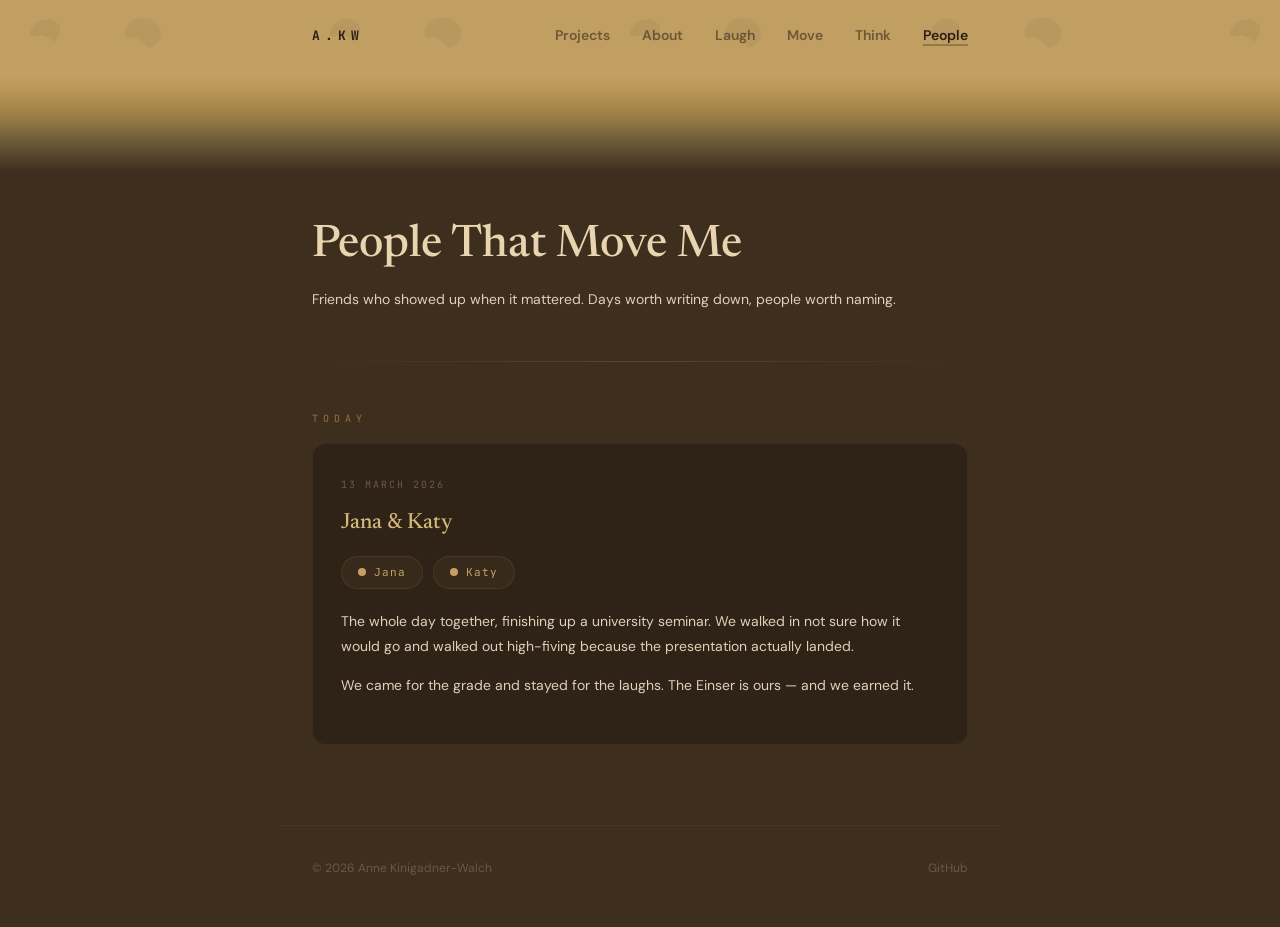
<file: people/index.html>
<!DOCTYPE html>
<html lang="en">
<head>
<meta charset="UTF-8">
<meta name="viewport" content="width=device-width, initial-scale=1.0">
<title>People — Anne Kinigadner-Walch</title>
<link href="https://fonts.googleapis.com/css2?family=Newsreader:ital,wght@0,300;0,400;0,500;0,600;1,400;1,500&family=DM+Sans:wght@400;500;600&family=JetBrains+Mono:wght@400;500;700&display=swap" rel="stylesheet">
<style>
:root{--camel-deep:#2A1F14;--camel-dark:#3D2E1E;--camel-mid:#6B5239;--camel-warm:#8B6832;--camel-tan:#C4A265;--camel-light:#D4B87A;--camel-cream:#E8D5B0;--camel-pale:#F2E6D0;--text-body:#E0D0B8;--text-muted:#B09878;--text-dim:#8B7A60;--text-ghost:#6B5A42;--surface:rgba(42,31,20,0.7);--border-warm:rgba(196,162,101,0.2);--border-subtle:rgba(196,162,101,0.12);--border-ghost:rgba(196,162,101,0.08);--font-display:'Newsreader',Georgia,serif;--font-body:'DM Sans',sans-serif;--font-mono:'JetBrains Mono',monospace}
*,*::before,*::after{margin:0;padding:0;box-sizing:border-box}
body{font-family:var(--font-body);background:var(--camel-dark);color:var(--text-body);font-size:14px;line-height:1.7;-webkit-font-smoothing:antialiased}
.top-leo{background:var(--camel-tan);position:relative;overflow:hidden}.top-leo::before{content:'';position:absolute;inset:0;z-index:0;opacity:0.07;pointer-events:none;mix-blend-mode:multiply;background-image:url('data:image/svg+xml;utf8,<svg xmlns="http://www.w3.org/2000/svg" width="300" height="300" viewBox="0 0 300 300"><defs><pattern id="l" x="0" y="0" width="300" height="300" patternUnits="userSpaceOnUse"><rect width="300" height="300" fill="%23C4A265"/><path d="M32,28C38,18 52,16 58,24C62,29 60,38 54,42C48,36 42,34 36,36C30,38 28,34 32,28Z" fill="%231A1008" opacity="0.88"/><path d="M130,22C140,14 156,18 160,28C164,36 158,46 148,48C142,40 136,36 130,38C124,40 122,32 130,22Z" fill="%231A1008" opacity="0.9"/><path d="M120,100C128,88 148,90 154,102C158,112 150,124 140,128C134,118 126,114 120,116C112,118 110,108 120,100Z" fill="%231A1008" opacity="0.92"/></pattern></defs><rect width="300" height="300" fill="url(%23l)"/></svg>');background-repeat:repeat;background-size:300px 300px}
.header-inner{position:relative;z-index:1;max-width:720px;margin:0 auto;padding:24px 32px;display:flex;justify-content:space-between;align-items:center}
.logo{font-family:var(--font-mono);font-size:13px;font-weight:700;letter-spacing:5px;text-transform:uppercase;color:var(--camel-deep);text-decoration:none}
nav{display:flex;gap:32px}nav a{font-family:var(--font-body);font-size:14px;font-weight:600;color:rgba(42,31,20,0.55);text-decoration:none;transition:color 0.3s}nav a:hover,nav a.active{color:var(--camel-deep)}nav a.active{text-decoration:underline;text-underline-offset:4px;text-decoration-thickness:2px;text-decoration-color:rgba(42,31,20,0.3)}
.ochre-fade{height:100px;background:linear-gradient(to bottom,#C4A265 0%,#B89755 20%,#9A7D44 45%,#6B5A38 70%,#4D3D28 90%,#3D2E1E 100%)}
.page{max-width:720px;margin:0 auto;padding:48px 32px 60px;animation:fadeUp .6s ease-out}
@keyframes fadeUp{from{opacity:0;transform:translateY(12px)}to{opacity:1;transform:translateY(0)}}
.section-label{font-family:var(--font-mono);font-size:10px;font-weight:500;letter-spacing:5px;text-transform:uppercase;color:var(--camel-warm);margin-bottom:16px}
h1{font-family:var(--font-display);font-size:clamp(1.8rem,4vw,2.8rem);font-weight:500;line-height:1.15;color:var(--camel-cream);margin-bottom:16px}
.page p{font-size:14px;line-height:1.8;color:var(--text-body);margin-bottom:14px;max-width:600px}
.divider{height:1px;background:linear-gradient(to right,transparent,var(--border-warm),transparent);margin:48px 0}
.card{background:var(--surface);border:1px solid var(--border-ghost);border-radius:14px;padding:32px 28px;margin-bottom:20px;transition:border-color .3s}.card:hover{border-color:var(--border-warm)}
.card-date{font-family:var(--font-mono);font-size:10px;letter-spacing:2px;text-transform:uppercase;color:var(--text-ghost);margin-bottom:12px}
.card h3{font-family:var(--font-display);font-size:22px;font-weight:500;color:var(--camel-light);margin-bottom:14px}
.names{display:flex;gap:10px;margin-bottom:20px;flex-wrap:wrap}
.name-pill{display:inline-flex;align-items:center;gap:8px;font-family:var(--font-mono);font-size:11px;letter-spacing:1px;color:var(--camel-tan);background:rgba(196,162,101,0.06);border:1px solid var(--border-subtle);border-radius:100px;padding:6px 16px;transition:all .3s}
.name-pill:hover{background:rgba(196,162,101,0.12);border-color:var(--border-warm);transform:scale(1.03)}
.name-dot{width:8px;height:8px;border-radius:50%;background:var(--camel-tan)}
footer{max-width:720px;margin:0 auto;padding:32px 32px 48px;border-top:1px solid var(--border-ghost);display:flex;justify-content:space-between;align-items:center;font-size:12px;color:var(--text-ghost)}
footer a{color:var(--text-ghost);text-decoration:none;transition:color 0.3s}footer a:hover{color:var(--camel-tan)}
@media(max-width:680px){.header-inner{flex-direction:column;align-items:flex-start;gap:16px;padding:20px}nav{gap:20px}.page{padding:32px 20px 48px}.card{padding:24px 20px}footer{flex-direction:column;gap:16px;align-items:flex-start;padding:24px 20px 40px}}
</style>
</head>
<body>
<div class="top-leo"><div class="header-inner"><a href="../" class="logo">A.KW</a><nav><a href="../projects/">Projects</a><a href="../about/">About</a><a href="../laugh/">Laugh</a><a href="../move/">Move</a><a href="../think/">Think</a><a href="./" class="active">People</a></nav></div></div>
<div class="ochre-fade"></div>

<div class="page">
  <h1>People That Move Me</h1>
  <p>Friends who showed up when it mattered. Days worth writing down, people worth naming.</p>

  <div class="divider"></div>

  <div class="section-label" id="13-03">Today</div>

  <div class="card">
    <div class="card-date">13 March 2026</div>
    <h3>Jana &amp; Katy</h3>
    <div class="names">
      <span class="name-pill"><span class="name-dot"></span>Jana</span>
      <span class="name-pill"><span class="name-dot"></span>Katy</span>
    </div>
    <p>The whole day together, finishing up a university seminar. We walked in not sure how it would go and walked out high-fiving because the presentation actually landed.</p>
    <p>We came for the grade and stayed for the laughs. The Einser is ours — and we earned it.</p>
  </div>
</div>

<footer><span>&copy; 2026 Anne Kinigadner-Walch</span><a href="https://github.com/annek77" target="_blank" rel="noopener">GitHub</a></footer>
</body>
</html>
</file>
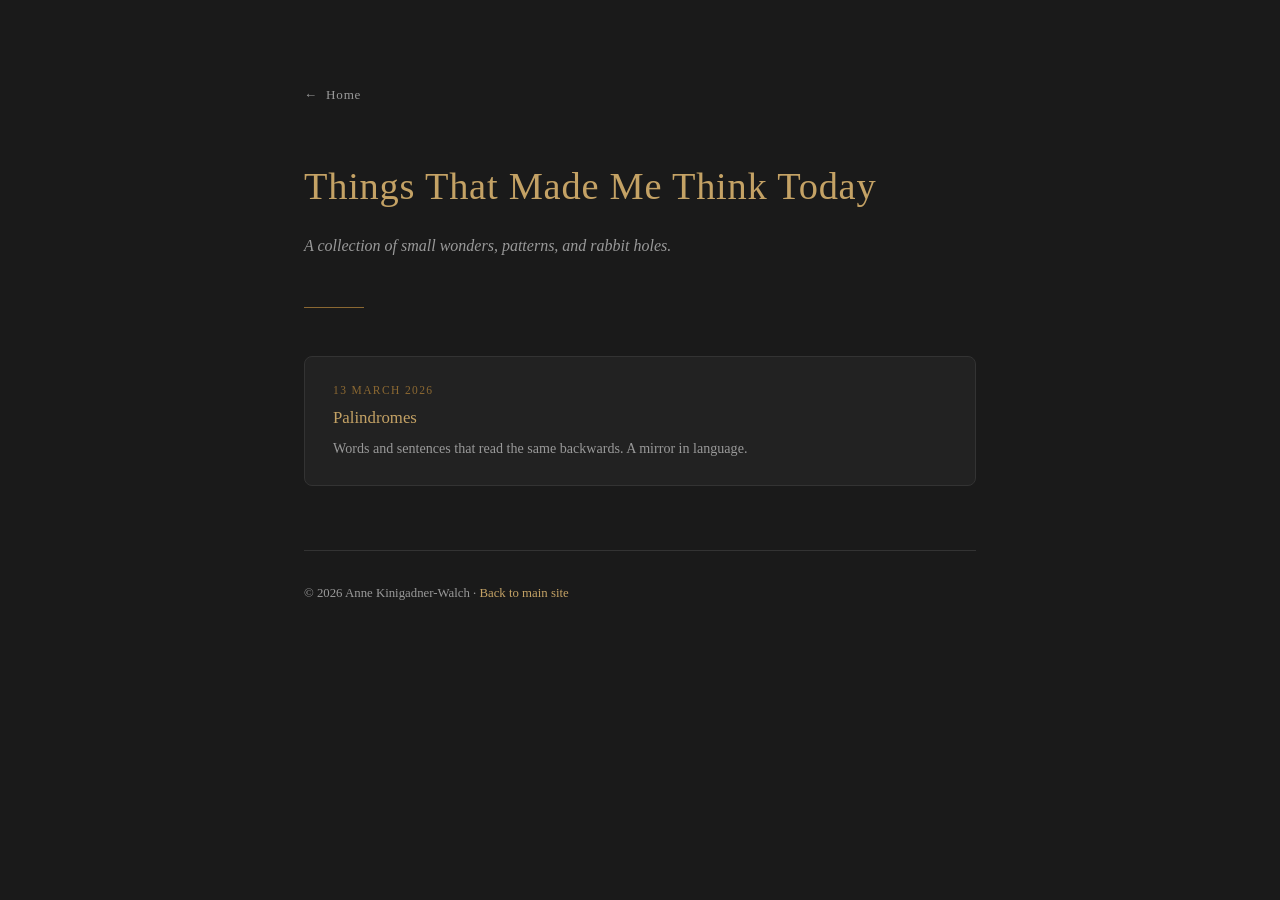
<file: think/index.html>
<!DOCTYPE html>
<html lang="en">
<head>
<meta charset="UTF-8">
<meta name="viewport" content="width=device-width, initial-scale=1.0">
<title>Things That Made Me Think Today</title>
<style>
  :root {
    --bg: #1a1a1a;
    --bg-card: #222;
    --border: #333;
    --text: #e8e0d4;
    --text-muted: #999;
    --gold: #C4A265;
    --ochre: #8B6832;
    --umber: #2E1E0A;
    --font-body: Georgia, 'Times New Roman', serif;
  }

  *, *::before, *::after { margin: 0; padding: 0; box-sizing: border-box; }

  body {
    font-family: var(--font-body);
    background: var(--bg);
    color: var(--text);
    line-height: 1.7;
    min-height: 100vh;
    -webkit-font-smoothing: antialiased;
  }

  .page {
    max-width: 720px;
    margin: 0 auto;
    padding: 80px 24px 60px;
    animation: fadeUp 0.8s ease-out;
  }

  @keyframes fadeUp {
    from { opacity: 0; transform: translateY(16px); }
    to { opacity: 1; transform: translateY(0); }
  }

  .back {
    font-size: 0.82rem;
    color: var(--text-muted);
    text-decoration: none;
    letter-spacing: 0.06em;
    transition: color 0.2s;
    display: inline-block;
    margin-bottom: 48px;
  }
  .back:hover { color: var(--gold); }
  .back::before { content: '\2190\00a0\00a0'; }

  h1 {
    font-size: clamp(1.6rem, 4vw, 2.4rem);
    font-weight: 400;
    color: var(--gold);
    margin-bottom: 12px;
    letter-spacing: 0.02em;
  }

  .subtitle {
    font-size: 1rem;
    color: var(--text-muted);
    font-style: italic;
    margin-bottom: 48px;
  }

  .divider {
    width: 60px;
    height: 1px;
    background: var(--ochre);
    border: none;
    margin-bottom: 48px;
  }

  /* ── Entry List ── */
  .entries {
    display: flex;
    flex-direction: column;
    gap: 16px;
  }

  .entry-link {
    display: block;
    background: var(--bg-card);
    border: 1px solid var(--border);
    border-radius: 8px;
    padding: 24px 28px;
    text-decoration: none;
    transition: all 0.3s ease;
    position: relative;
    overflow: hidden;
  }

  .entry-link:hover {
    border-color: var(--gold);
    transform: translateX(4px);
  }

  .entry-link::after {
    content: '\2192';
    position: absolute;
    right: 24px;
    top: 50%;
    transform: translateY(-50%);
    color: var(--gold);
    font-size: 1.2rem;
    opacity: 0;
    transition: opacity 0.3s;
  }
  .entry-link:hover::after { opacity: 1; }

  .entry-date {
    font-size: 0.72rem;
    letter-spacing: 0.12em;
    text-transform: uppercase;
    color: var(--ochre);
    margin-bottom: 4px;
  }

  .entry-title {
    font-size: 1.05rem;
    color: var(--gold);
  }

  .entry-teaser {
    font-size: 0.88rem;
    color: var(--text-muted);
    margin-top: 4px;
  }

  footer {
    margin-top: 64px;
    padding-top: 32px;
    border-top: 1px solid var(--border);
    font-size: 0.8rem;
    color: var(--text-muted);
  }
  footer a {
    color: var(--gold);
    text-decoration: none;
  }
  footer a:hover { color: var(--text); }

  @media (max-width: 560px) {
    .page { padding: 48px 18px 40px; }
    .entry-link { padding: 20px; }
  }
</style>
</head>
<body>
<main class="page">

  <a href="../" class="back">Home</a>

  <h1>Things That Made Me Think Today</h1>
  <p class="subtitle">A collection of small wonders, patterns, and rabbit holes.</p>
  <hr class="divider">

  <div class="entries">

    <a href="palindrome_13-03-2026.html" class="entry-link">
      <div class="entry-date">13 March 2026</div>
      <div class="entry-title">Palindromes</div>
      <div class="entry-teaser">Words and sentences that read the same backwards. A mirror in language.</div>
    </a>

    <!-- Future entries go here:
    <a href="filename.html" class="entry-link">
      <div class="entry-date">DD Month YYYY</div>
      <div class="entry-title">Title</div>
      <div class="entry-teaser">Short teaser text.</div>
    </a>
    -->

  </div>

  <footer>
    &copy; 2026 Anne Kinigadner-Walch &middot;
    <a href="../">Back to main site</a>
  </footer>

</main>
</body>
</html>
</file>
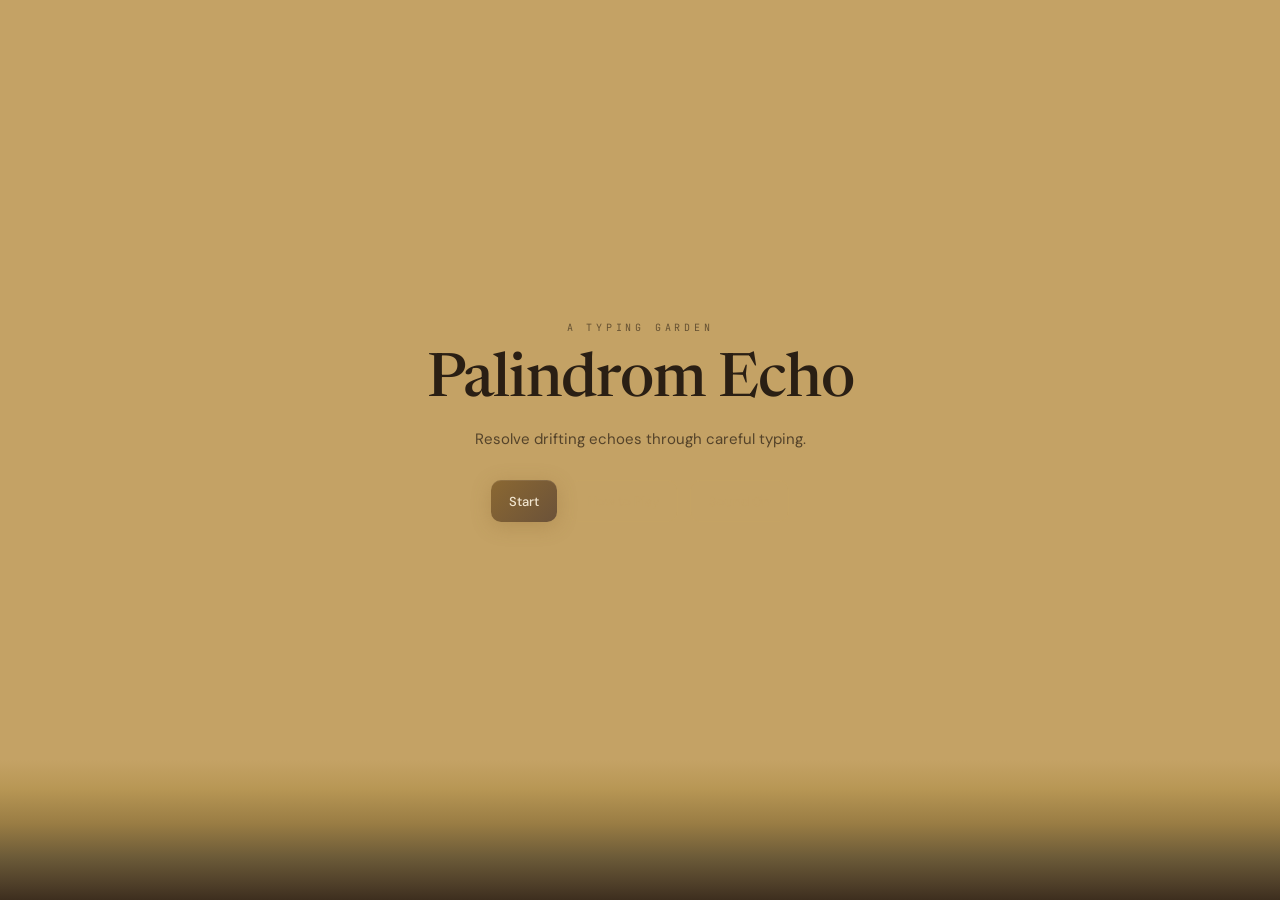
<file: think/typing_garden/index.html>
<!DOCTYPE html>
<html lang="en">
<head>
  <meta charset="UTF-8" />
  <meta name="viewport" content="width=device-width, initial-scale=1.0" />
  <title>Palindrom Echo – A Typing Garden</title>
  <!-- Google Fonts -->
  <link href="https://fonts.googleapis.com/css2?family=Newsreader:ital,wght@0,300;0,400;0,500;0,600;1,400;1,500&family=DM+Sans:wght@400;500;600&family=JetBrains+Mono:wght@400;500;700&display=swap" rel="stylesheet" />
  <link rel="stylesheet" href="./css/styles.css" />
</head>
<body>
  <div id="app">
    <!-- Intro / Hero Section -->
    <section id="intro" class="screen intro">
      <div class="hero">
        <span class="label hero-label">A TYPING GARDEN</span>
        <h1 class="hero-title">Palindrom&nbsp;Echo</h1>
        <p class="hero-desc">Resolve drifting echoes through careful typing.</p>
        <div class="hero-buttons">
          <button id="start-btn" class="btn primary">Start</button>
          <button id="how-btn" class="btn ghost">How&nbsp;to&nbsp;Play</button>
          <button id="sound-btn" class="btn ghost sound-toggle" aria-label="Toggle sound" title="Toggle sound"></button>
        </div>
      </div>
      <!-- How‑To Panel -->
      <div id="how-panel" class="panel hidden">
        <h2>How to Play</h2>
        <p>Drifting echoes carry single‑word palindromes. Type a palindrome to resolve its echo and let it bloom. Keep the garden clear of unresolved forms.</p>
        <ul>
          <li>Click <em>Start</em> to begin.</li>
          <li>Focus on an echo by typing its first letter.</li>
          <li>Continue typing to complete the word; your progress is highlighted.</li>
          <li>Resolved echoes disappear in a warm glow, adding to your score.</li>
          <li>If too many echoes reach the bottom, the garden becomes overgrown.</li>
          <li>Press <kbd>Esc</kbd> to pause or resume at any time.</li>
        </ul>
        <button id="close-how" class="btn primary small">Close</button>
      </div>
    </section>

    <!-- Gameplay Section -->
    <section id="play" class="screen play hidden">
      <div id="game-container" class="game-container">
        <canvas id="game-canvas"></canvas>
        <!-- HUD -->
        <div id="hud" class="hud">
          <div class="score-board">
            <div class="stat">
              <span class="label">Score</span><span id="score" class="value">0</span>
            </div>
            <div class="stat">
              <span class="label">Best</span><span id="best" class="value">0</span>
            </div>
            <div class="stat">
              <span class="label">Tier</span><span id="tier" class="value">—</span>
            </div>
          </div>
          <div class="controls">
            <button id="pause-btn" class="btn ghost small">Pause</button>
            <button id="sound-btn-play" class="btn ghost sound-toggle small" aria-label="Toggle sound" title="Toggle sound"></button>
          </div>
        </div>
        <!-- Game Over Panel -->
        <div id="game-over" class="panel hidden">
          <h2>Garden&nbsp;Overgrown</h2>
          <p>Your field filled with unresolved echoes. Rest and try again.</p>
          <div class="final-score">
            <div><span class="label">Score</span><span id="final-score" class="value">0</span></div>
            <div><span class="label">Best</span><span id="final-best" class="value">0</span></div>
          </div>
          <button id="restart-btn" class="btn primary">Play&nbsp;Again</button>
        </div>
      </div>
    </section>

    <!-- Small‑Screen Fallback -->
    <section id="small-screen" class="small-screen hidden">
      <p>This experience is designed for larger screens. Please resize your window or use a desktop for the best experience.</p>
    </section>
  </div>

  <script type="module" src="./js/main.js"></script>
</body>
</html>
</file>
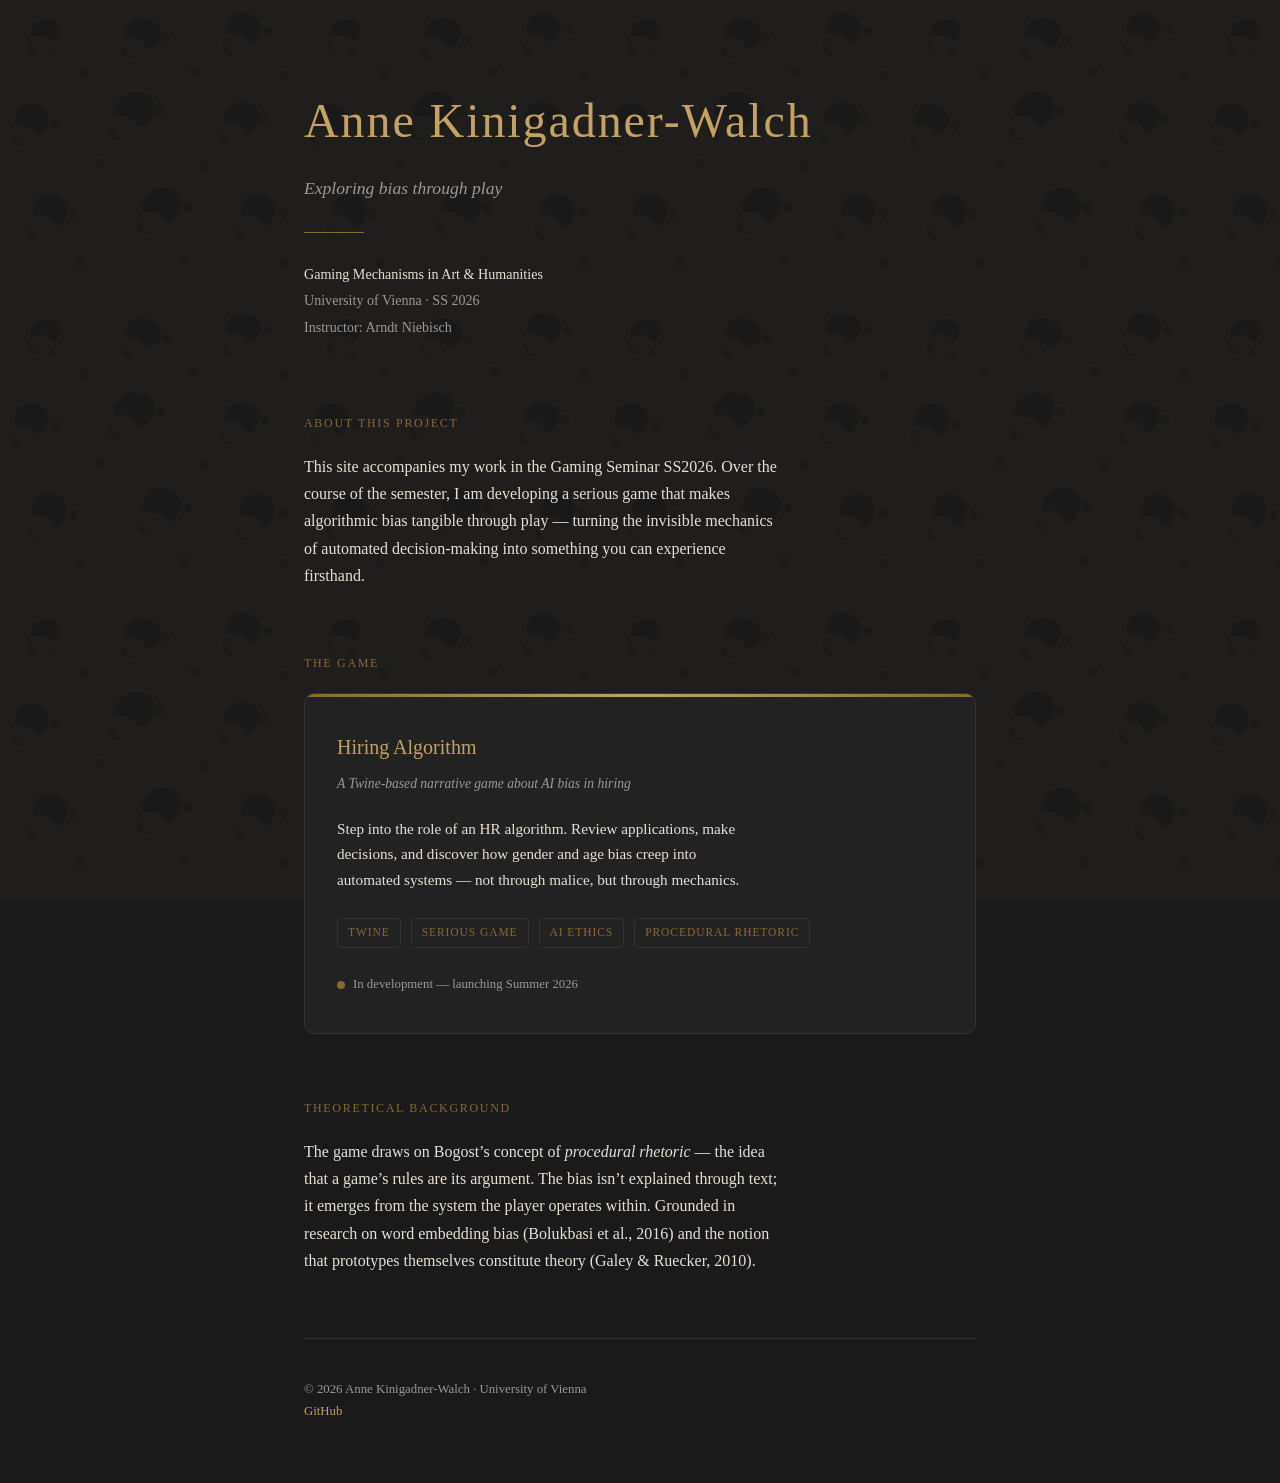
<file: index (8).html>
<!DOCTYPE html>
<html lang="en">
<head>
<meta charset="UTF-8">
<meta name="viewport" content="width=device-width, initial-scale=1.0">
<title>Anne Kinigadner-Walch</title>
<style>
  /* ── Design Tokens ── */
  :root {
    --bg: #1a1a1a;
    --bg-card: #222;
    --border: #333;
    --text: #e8e0d4;
    --text-muted: #999;
    --gold: #C4A265;
    --ochre: #8B6832;
    --umber: #2E1E0A;
    --near-black: #1A1008;
    --font-body: Georgia, 'Times New Roman', serif;
  }

  /* ── Reset & Base ── */
  *, *::before, *::after { margin: 0; padding: 0; box-sizing: border-box; }

  body {
    font-family: var(--font-body);
    background: var(--bg);
    color: var(--text);
    line-height: 1.7;
    min-height: 100vh;
    -webkit-font-smoothing: antialiased;
  }

  /* ── Leopard Pattern (inline SVG, used as subtle overlay) ── */
  .leopard-overlay {
    position: fixed;
    inset: 0;
    pointer-events: none;
    z-index: 0;
    opacity: 0.04;
    background-image: url('data:image/svg+xml;utf8,<svg xmlns="http://www.w3.org/2000/svg" width="300" height="300" viewBox="0 0 300 300"><defs><pattern id="leopard" x="0" y="0" width="300" height="300" patternUnits="userSpaceOnUse"><rect width="300" height="300" fill="%23C4A265"/><path d="M32,28 C38,18 52,16 58,24 C62,29 60,38 54,42 C48,36 42,34 36,36 C30,38 28,34 32,28Z" fill="%231A1008" opacity="0.88"/><path d="M28,40 C24,48 30,56 38,54 C34,50 32,44 28,40Z" fill="%232E1E0A" opacity="0.82"/><path d="M50,50 C54,48 58,52 56,56 C52,58 48,54 50,50Z" fill="%231A1008" opacity="0.85"/><path d="M130,22 C140,14 156,18 160,28 C164,36 158,46 148,48 C142,40 136,36 130,38 C124,40 122,32 130,22Z" fill="%231A1008" opacity="0.9"/><path d="M122,44 C118,52 124,60 134,58 C128,54 124,48 122,44Z" fill="%232E1E0A" opacity="0.79"/><path d="M162,36 C166,32 172,36 170,42 C166,44 160,40 162,36Z" fill="%231A1008" opacity="0.84"/><path d="M230,18 C238,10 254,12 260,22 C264,30 258,40 250,44 C244,36 238,32 232,34 C226,36 224,28 230,18Z" fill="%231A1008" opacity="0.87"/><path d="M224,42 C220,50 226,58 234,56 C230,52 226,46 224,42Z" fill="%232E1E0A" opacity="0.8"/><path d="M264,28 C268,24 274,28 272,34 C268,36 262,32 264,28Z" fill="%231A1008" opacity="0.86"/><path d="M18,110 C26,100 42,102 48,114 C52,122 46,132 38,136 C32,128 26,124 20,126 C14,128 12,120 18,110Z" fill="%231A1008" opacity="0.9"/><path d="M52,120 C58,118 62,124 58,130 C54,132 50,126 52,120Z" fill="%232E1E0A" opacity="0.76"/><path d="M12,134 C8,140 14,148 22,146 C18,142 14,138 12,134Z" fill="%231A1008" opacity="0.82"/><path d="M120,100 C128,88 148,90 154,102 C158,112 150,124 140,128 C134,118 126,114 120,116 C112,118 110,108 120,100Z" fill="%231A1008" opacity="0.92"/><path d="M110,124 C106,134 112,142 122,140 C116,136 112,128 110,124Z" fill="%232E1E0A" opacity="0.8"/><path d="M156,108 C162,104 168,110 164,116 C160,118 154,114 156,108Z" fill="%231A1008" opacity="0.85"/><path d="M228,108 C236,98 252,100 258,110 C262,118 256,130 248,134 C242,124 236,120 230,122 C224,124 222,116 228,108Z" fill="%231A1008" opacity="0.88"/><path d="M220,130 C216,138 222,146 232,144 C226,140 222,134 220,130Z" fill="%232E1E0A" opacity="0.79"/><path d="M260,116 C266,112 272,118 268,124 C264,126 258,120 260,116Z" fill="%231A1008" opacity="0.84"/><path d="M36,200 C44,190 60,192 66,204 C70,212 64,224 56,228 C50,218 44,214 38,216 C32,218 30,210 36,200Z" fill="%231A1008" opacity="0.9"/><path d="M70,210 C76,208 80,214 76,220 C72,222 68,216 70,210Z" fill="%232E1E0A" opacity="0.77"/><path d="M28,226 C24,234 30,242 40,240 C34,236 30,230 28,226Z" fill="%231A1008" opacity="0.83"/><path d="M148,195 C156,184 174,186 180,198 C184,208 176,220 168,224 C162,214 154,210 148,212 C140,214 138,204 148,195Z" fill="%231A1008" opacity="0.91"/><path d="M138,218 C134,228 140,236 150,234 C144,230 140,224 138,218Z" fill="%232E1E0A" opacity="0.81"/><path d="M182,204 C188,200 194,206 190,212 C186,214 180,208 182,204Z" fill="%231A1008" opacity="0.86"/><path d="M244,200 C252,190 268,192 274,204 C278,212 272,224 264,228 C258,218 252,214 246,216 C240,218 238,210 244,200Z" fill="%231A1008" opacity="0.89"/><path d="M236,226 C232,234 238,242 248,240 C242,236 238,230 236,226Z" fill="%232E1E0A" opacity="0.78"/><path d="M278,210 C284,206 290,212 286,218 C282,220 276,214 278,210Z" fill="%231A1008" opacity="0.85"/><path d="M80,70 C84,66 90,70 88,76 C84,80 78,76 80,70Z" fill="%231A1008" opacity="0.8"/><path d="M190,68 C194,64 200,68 198,74 C194,78 188,74 190,68Z" fill="%231A1008" opacity="0.82"/><path d="M96,160 C100,156 106,160 104,166 C100,170 94,166 96,160Z" fill="%231A1008" opacity="0.78"/><path d="M200,162 C204,158 210,162 208,168 C204,172 198,168 200,162Z" fill="%231A1008" opacity="0.81"/><path d="M76,260 C80,256 86,260 84,266 C80,270 74,266 76,260Z" fill="%231A1008" opacity="0.79"/><path d="M180,258 C184,254 190,258 188,264 C184,268 178,264 180,258Z" fill="%231A1008" opacity="0.83"/><path d="M280,72 C284,68 290,72 288,78 C284,82 278,78 280,72Z" fill="%231A1008" opacity="0.8"/><path d="M280,260 C284,256 290,260 288,266 C284,270 278,266 280,260Z" fill="%231A1008" opacity="0.82"/></pattern></defs><rect width="300" height="300" fill="url(%23leopard)"/></svg>');
    background-repeat: repeat;
    background-size: 300px 300px;
  }

  /* ── Layout ── */
  .page {
    position: relative;
    z-index: 1;
    max-width: 720px;
    margin: 0 auto;
    padding: 80px 24px 60px;
  }

  /* ── Header / Hero ── */
  .hero {
    margin-bottom: 72px;
  }

  .hero-name {
    font-size: clamp(2rem, 5vw, 3rem);
    font-weight: 400;
    letter-spacing: 0.04em;
    color: var(--gold);
    margin-bottom: 12px;
  }

  .hero-tagline {
    font-size: 1.1rem;
    color: var(--text-muted);
    font-style: italic;
    margin-bottom: 28px;
  }

  .hero-divider {
    width: 60px;
    height: 1px;
    background: var(--ochre);
    border: none;
    margin-bottom: 28px;
  }

  .hero-meta {
    font-size: 0.88rem;
    color: var(--text-muted);
    line-height: 1.9;
  }

  .hero-meta span {
    color: var(--text);
  }

  /* ── Sections ── */
  section {
    margin-bottom: 64px;
  }

  .section-label {
    font-size: 0.75rem;
    font-weight: 500;
    letter-spacing: 0.14em;
    text-transform: uppercase;
    color: var(--ochre);
    margin-bottom: 20px;
  }

  section p {
    font-size: 1rem;
    color: var(--text);
    max-width: 60ch;
  }

  /* ── Game Card (placeholder) ── */
  .game-card {
    background: var(--bg-card);
    border: 1px solid var(--border);
    border-radius: 10px;
    padding: 36px 32px;
    position: relative;
    overflow: hidden;
    transition: border-color 0.3s ease;
  }

  .game-card:hover {
    border-color: var(--ochre);
  }

  .game-card::before {
    content: '';
    position: absolute;
    top: 0;
    left: 0;
    right: 0;
    height: 3px;
    background: linear-gradient(90deg, var(--ochre), var(--gold), var(--ochre));
  }

  .game-card-title {
    font-size: 1.25rem;
    color: var(--gold);
    margin-bottom: 8px;
    font-weight: 400;
  }

  .game-card-subtitle {
    font-size: 0.85rem;
    color: var(--text-muted);
    margin-bottom: 20px;
    font-style: italic;
  }

  .game-card p {
    font-size: 0.95rem;
    color: var(--text);
    margin-bottom: 24px;
    max-width: 55ch;
  }

  .game-tag {
    display: inline-block;
    font-size: 0.72rem;
    letter-spacing: 0.08em;
    text-transform: uppercase;
    color: var(--ochre);
    border: 1px solid var(--border);
    border-radius: 4px;
    padding: 4px 10px;
    margin-right: 6px;
    margin-bottom: 6px;
  }

  .game-status {
    display: inline-flex;
    align-items: center;
    gap: 8px;
    font-size: 0.8rem;
    color: var(--text-muted);
    margin-top: 20px;
  }

  .game-status .dot {
    width: 8px;
    height: 8px;
    border-radius: 50%;
    background: var(--ochre);
    animation: pulse 2.5s ease-in-out infinite;
  }

  @keyframes pulse {
    0%, 100% { opacity: 0.4; }
    50% { opacity: 1; }
  }

  /* ── Button (for future game link) ── */
  .btn {
    display: inline-block;
    font-family: var(--font-body);
    font-size: 0.82rem;
    letter-spacing: 0.1em;
    text-transform: uppercase;
    text-decoration: none;
    color: var(--bg);
    background: var(--gold);
    border: 1px solid var(--gold);
    padding: 10px 28px;
    border-radius: 5px;
    cursor: pointer;
    transition: all 0.3s ease;
    margin-top: 24px;
  }

  .btn:hover {
    background: transparent;
    color: var(--gold);
  }

  .btn-ghost {
    background: transparent;
    color: var(--gold);
  }

  .btn-ghost:hover {
    background: var(--gold);
    color: var(--bg);
  }

  /* ── Footer ── */
  footer {
    padding-top: 40px;
    border-top: 1px solid var(--border);
    font-size: 0.8rem;
    color: var(--text-muted);
  }

  footer a {
    color: var(--gold);
    text-decoration: none;
    transition: color 0.2s;
  }

  footer a:hover {
    color: var(--text);
  }

  /* ── Responsive ── */
  @media (max-width: 560px) {
    .page {
      padding: 48px 18px 40px;
    }
    .hero {
      margin-bottom: 52px;
    }
    section {
      margin-bottom: 48px;
    }
    .game-card {
      padding: 24px 20px;
    }
  }

  /* ── Fade-in on load ── */
  .page {
    animation: fadeUp 0.8s ease-out;
  }

  @keyframes fadeUp {
    from { opacity: 0; transform: translateY(16px); }
    to { opacity: 1; transform: translateY(0); }
  }
</style>
</head>
<body>

<div class="leopard-overlay" aria-hidden="true"></div>

<main class="page">

  <!-- Hero -->
  <header class="hero">
    <h1 class="hero-name">Anne Kinigadner-Walch</h1>
    <p class="hero-tagline">Exploring bias through play</p>
    <hr class="hero-divider">
    <div class="hero-meta">
      <span>Gaming Mechanisms in Art &amp; Humanities</span><br>
      University of Vienna &middot; SS 2026<br>
      Instructor: Arndt Niebisch
    </div>
  </header>

  <!-- About -->
  <section>
    <div class="section-label">About This Project</div>
    <p>
      This site accompanies my work in the Gaming Seminar SS2026. Over the course of the semester, I am developing a serious game that makes algorithmic bias tangible through play &mdash; turning the invisible mechanics of automated decision-making into something you can experience firsthand.
    </p>
  </section>

  <!-- Game Card -->
  <section>
    <div class="section-label">The Game</div>
    <div class="game-card">
      <div class="game-card-title">Hiring Algorithm</div>
      <div class="game-card-subtitle">A Twine-based narrative game about AI bias in hiring</div>
      <p>
        Step into the role of an HR algorithm. Review applications, make decisions, and discover how gender and age bias creep into automated systems &mdash; not through malice, but through mechanics.
      </p>
      <div>
        <span class="game-tag">Twine</span>
        <span class="game-tag">Serious Game</span>
        <span class="game-tag">AI Ethics</span>
        <span class="game-tag">Procedural Rhetoric</span>
      </div>
      <div class="game-status">
        <span class="dot"></span>
        In development &mdash; launching Summer 2026
      </div>
      <!-- Uncomment when game is ready:
      <a href="game/index.html" class="btn">Play the Game</a>
      -->
    </div>
  </section>

  <!-- Theoretical Background -->
  <section>
    <div class="section-label">Theoretical Background</div>
    <p>
      The game draws on Bogost&rsquo;s concept of <em>procedural rhetoric</em> &mdash; the idea that a game&rsquo;s rules are its argument. The bias isn&rsquo;t explained through text; it emerges from the system the player operates within. Grounded in research on word embedding bias (Bolukbasi et al., 2016) and the notion that prototypes themselves constitute theory (Galey &amp; Ruecker, 2010).
    </p>
  </section>

  <!-- Footer -->
  <footer>
    &copy; 2026 Anne Kinigadner-Walch &middot; University of Vienna
    <br>
    <a href="https://github.com/" target="_blank" rel="noopener">GitHub</a>
    <!-- Update the link above once your repo exists -->
  </footer>

</main>

</body>
</html>
</file>
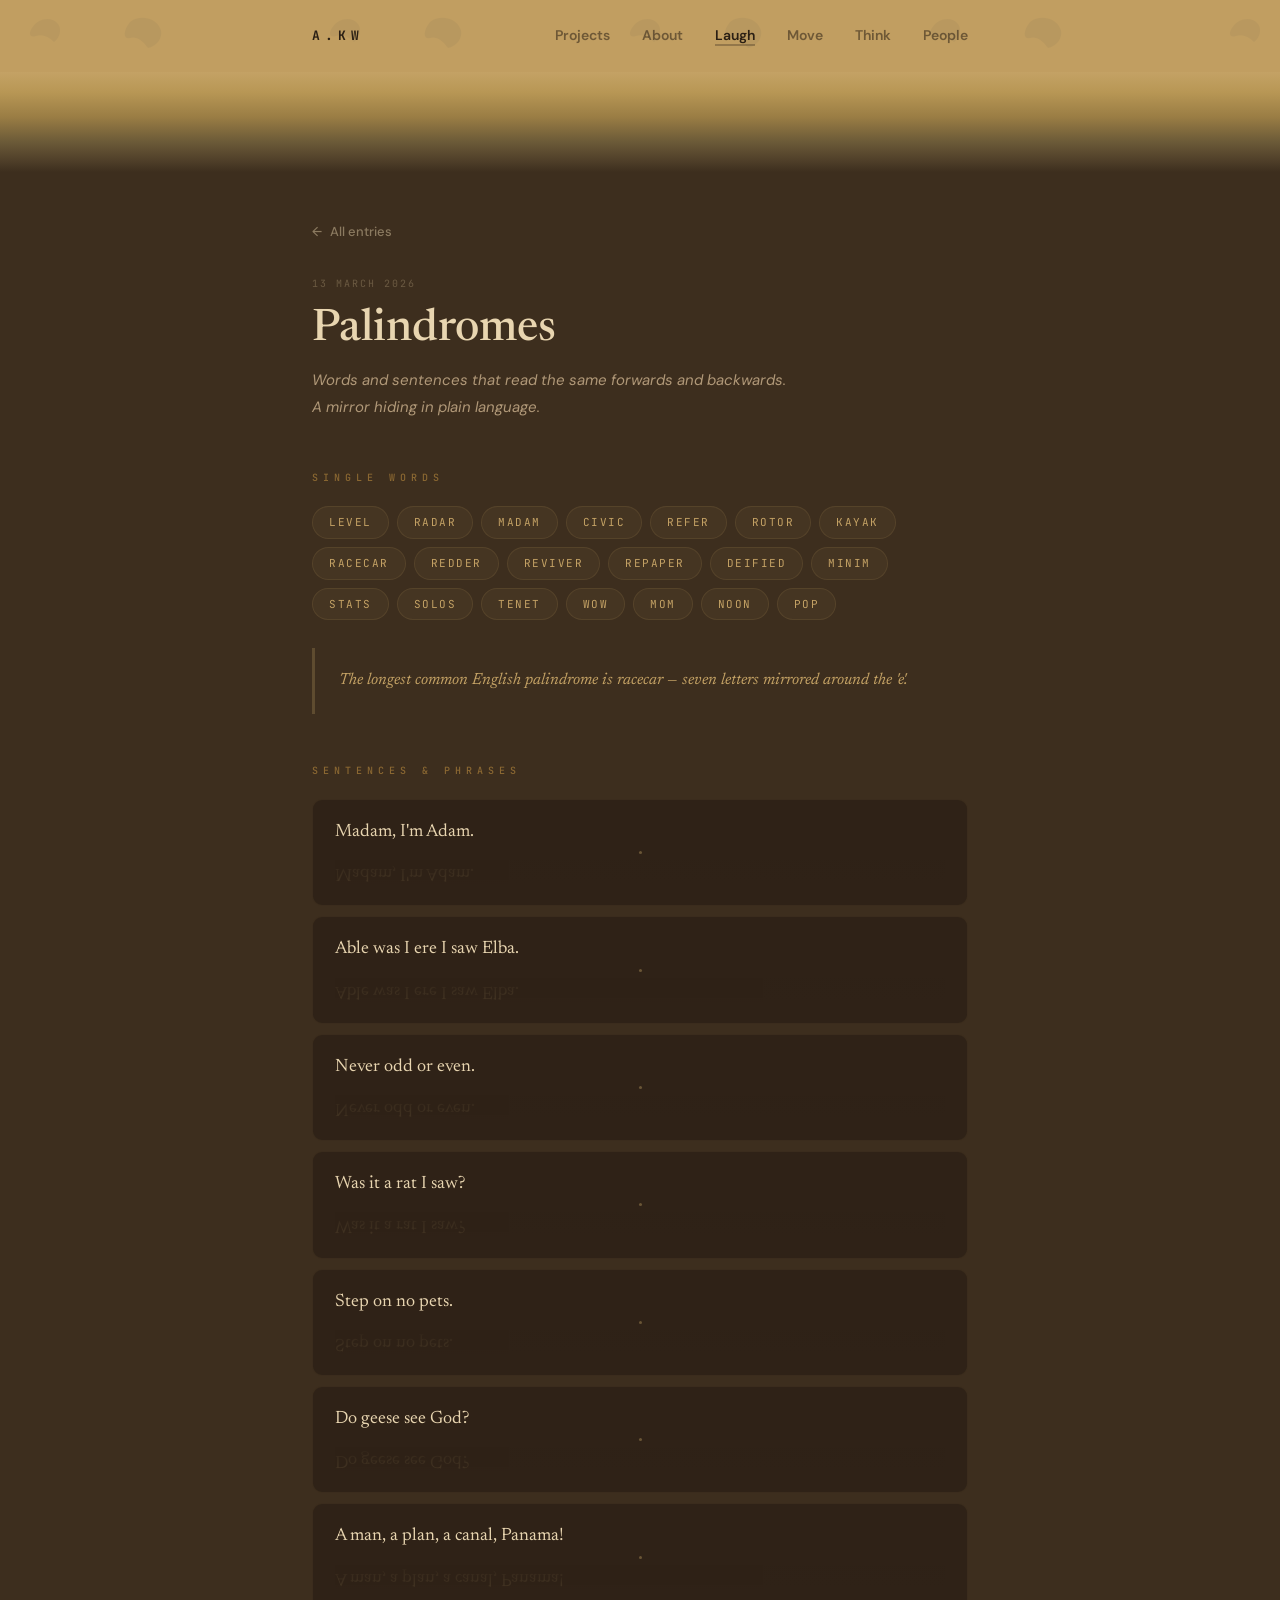
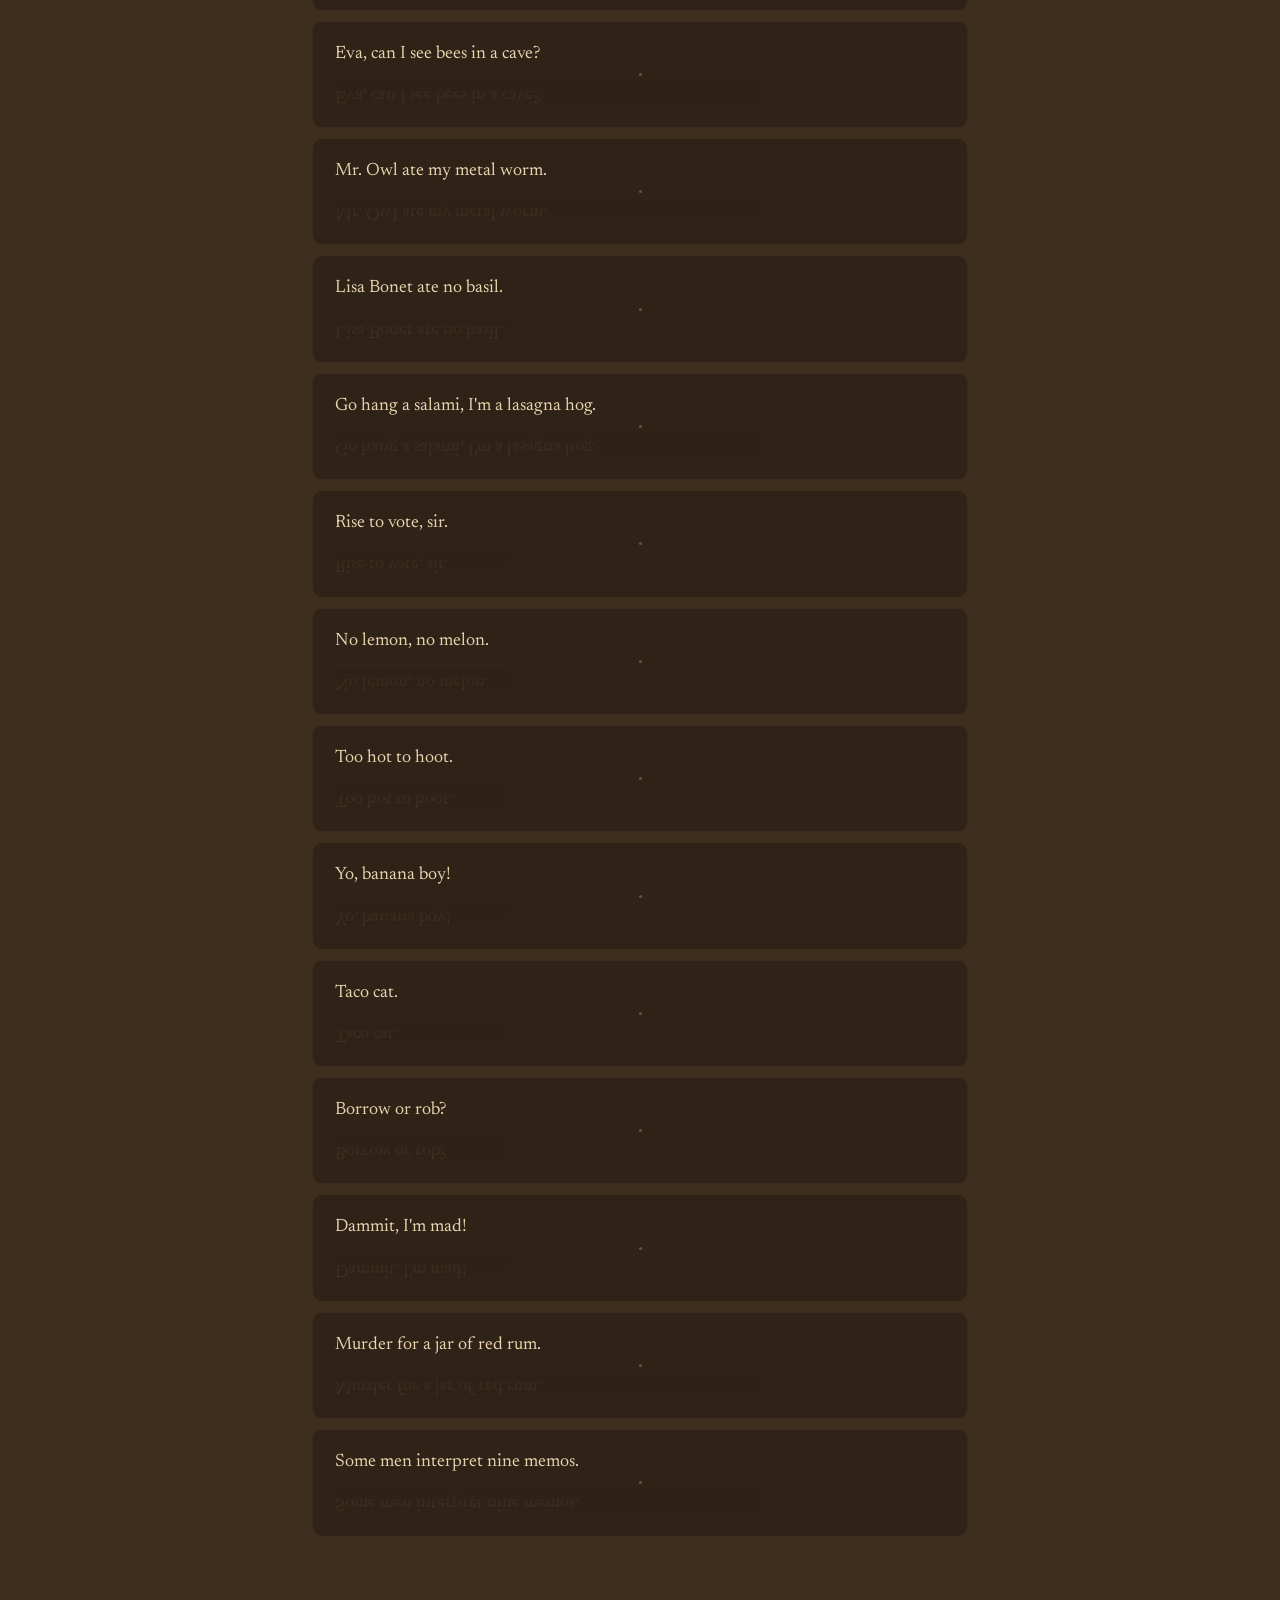
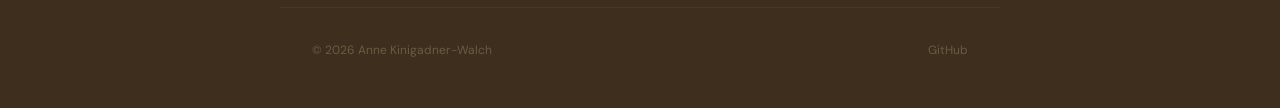
<file: laugh/palindrome_13-03-2026.html>
<!DOCTYPE html>
<html lang="en">
<head>
<meta charset="UTF-8">
<meta name="viewport" content="width=device-width, initial-scale=1.0">
<title>Palindromes — Anne Kinigadner-Walch</title>
<link href="https://fonts.googleapis.com/css2?family=Newsreader:ital,wght@0,300;0,400;0,500;0,600;1,400;1,500&family=DM+Sans:wght@400;500;600&family=JetBrains+Mono:wght@400;500;700&display=swap" rel="stylesheet">
<style>
:root{--camel-deep:#2A1F14;--camel-dark:#3D2E1E;--camel-mid:#6B5239;--camel-warm:#8B6832;--camel-tan:#C4A265;--camel-light:#D4B87A;--camel-cream:#E8D5B0;--camel-pale:#F2E6D0;--text-body:#E0D0B8;--text-muted:#B09878;--text-dim:#8B7A60;--text-ghost:#6B5A42;--surface:rgba(42,31,20,0.7);--border-warm:rgba(196,162,101,0.2);--border-subtle:rgba(196,162,101,0.12);--border-ghost:rgba(196,162,101,0.08);--font-display:'Newsreader',Georgia,serif;--font-body:'DM Sans',sans-serif;--font-mono:'JetBrains Mono',monospace}
*,*::before,*::after{margin:0;padding:0;box-sizing:border-box}
body{font-family:var(--font-body);background:var(--camel-dark);color:var(--text-body);font-size:14px;line-height:1.7;-webkit-font-smoothing:antialiased}
.top-leo{background:var(--camel-tan);position:relative;overflow:hidden}.top-leo::before{content:'';position:absolute;inset:0;z-index:0;opacity:0.07;pointer-events:none;mix-blend-mode:multiply;background-image:url('data:image/svg+xml;utf8,<svg xmlns="http://www.w3.org/2000/svg" width="300" height="300" viewBox="0 0 300 300"><defs><pattern id="l" x="0" y="0" width="300" height="300" patternUnits="userSpaceOnUse"><rect width="300" height="300" fill="%23C4A265"/><path d="M32,28C38,18 52,16 58,24C62,29 60,38 54,42C48,36 42,34 36,36C30,38 28,34 32,28Z" fill="%231A1008" opacity="0.88"/><path d="M130,22C140,14 156,18 160,28C164,36 158,46 148,48C142,40 136,36 130,38C124,40 122,32 130,22Z" fill="%231A1008" opacity="0.9"/><path d="M120,100C128,88 148,90 154,102C158,112 150,124 140,128C134,118 126,114 120,116C112,118 110,108 120,100Z" fill="%231A1008" opacity="0.92"/></pattern></defs><rect width="300" height="300" fill="url(%23l)"/></svg>');background-repeat:repeat;background-size:300px 300px}
.header-inner{position:relative;z-index:1;max-width:720px;margin:0 auto;padding:24px 32px;display:flex;justify-content:space-between;align-items:center}
.logo{font-family:var(--font-mono);font-size:13px;font-weight:700;letter-spacing:5px;text-transform:uppercase;color:var(--camel-deep);text-decoration:none}
nav{display:flex;gap:32px}nav a{font-family:var(--font-body);font-size:14px;font-weight:600;color:rgba(42,31,20,0.55);text-decoration:none;transition:color 0.3s}nav a:hover,nav a.active{color:var(--camel-deep)}nav a.active{text-decoration:underline;text-underline-offset:4px;text-decoration-thickness:2px;text-decoration-color:rgba(42,31,20,0.3)}
.ochre-fade{height:100px;background:linear-gradient(to bottom,#C4A265 0%,#B89755 20%,#9A7D44 45%,#6B5A38 70%,#4D3D28 90%,#3D2E1E 100%)}
.page{max-width:720px;margin:0 auto;padding:48px 32px 60px;animation:fadeUp .6s ease-out}
@keyframes fadeUp{from{opacity:0;transform:translateY(12px)}to{opacity:1;transform:translateY(0)}}
.back{display:inline-flex;align-items:center;gap:8px;font-size:13px;font-weight:500;color:var(--text-dim);text-decoration:none;transition:color 0.3s;margin-bottom:32px}.back:hover{color:var(--camel-tan)}.back span{transition:transform 0.3s}.back:hover span{transform:translateX(-3px)}
.date{font-family:var(--font-mono);font-size:10px;letter-spacing:2px;text-transform:uppercase;color:var(--text-ghost);margin-bottom:12px}
h1{font-family:var(--font-display);font-size:clamp(1.8rem,4vw,2.8rem);font-weight:500;line-height:1.15;color:var(--camel-cream);margin-bottom:12px}
.lede{font-size:15px;color:var(--text-muted);margin-bottom:32px;max-width:480px;font-style:italic;line-height:1.8}
.section-label{font-family:var(--font-mono);font-size:10px;font-weight:500;letter-spacing:5px;text-transform:uppercase;color:var(--camel-warm);margin-bottom:20px;margin-top:48px}
.words{display:flex;flex-wrap:wrap;gap:8px;margin-bottom:24px}
.pill{font-family:var(--font-mono);font-size:11px;letter-spacing:1.5px;text-transform:uppercase;color:var(--camel-tan);background:rgba(196,162,101,0.06);border:1px solid var(--border-subtle);border-radius:100px;padding:6px 16px;cursor:default;transition:all .3s}
.pill:hover{background:var(--camel-warm);color:var(--camel-pale);border-color:var(--camel-warm);transform:scale(1.04)}
.callout{font-family:var(--font-display);font-size:16px;font-style:italic;color:var(--camel-tan);padding:20px 0 20px 24px;border-left:3px solid rgba(196,162,101,0.25);margin:28px 0;line-height:1.6}
.mirror{background:var(--surface);border:1px solid var(--border-ghost);border-radius:10px;padding:20px 22px;margin-bottom:10px;transition:border-color .3s;overflow:hidden}
.mirror:hover{border-color:var(--border-warm)}
.mirror:hover .ref{opacity:.3}
.fwd{font-family:var(--font-display);font-size:18px;font-weight:400;color:var(--camel-cream);line-height:1.4}
.dot{display:block;width:3px;height:3px;background:var(--camel-tan);border-radius:50%;margin:6px auto;opacity:.4}
.ref{font-family:var(--font-display);font-size:18px;color:var(--camel-light);opacity:.12;transform:scaleY(-1);line-height:1.4;user-select:none;transition:opacity .4s;position:relative}
.ref::after{content:'';position:absolute;bottom:0;left:0;right:0;height:100%;background:linear-gradient(to top,var(--surface) 15%,transparent 100%)}
.divider{height:1px;background:linear-gradient(to right,transparent,var(--border-warm),transparent);margin:48px 0}
footer{max-width:720px;margin:0 auto;padding:32px 32px 48px;border-top:1px solid var(--border-ghost);display:flex;justify-content:space-between;align-items:center;font-size:12px;color:var(--text-ghost)}
footer a{color:var(--text-ghost);text-decoration:none;transition:color 0.3s}footer a:hover{color:var(--camel-tan)}
@media(max-width:680px){.header-inner{flex-direction:column;align-items:flex-start;gap:16px;padding:20px}nav{gap:20px}.page{padding:32px 20px 48px}.fwd,.ref{font-size:15px}footer{flex-direction:column;gap:16px;align-items:flex-start;padding:24px 20px 40px}}
</style>
</head>
<body>
<div class="top-leo"><div class="header-inner"><a href="../" class="logo">A.KW</a><nav><a href="../projects/">Projects</a><a href="../about/">About</a><a href="./" class="active">Laugh</a><a href="../move/">Move</a><a href="../think/">Think</a><a href="../people/">People</a></nav></div></div>
<div class="ochre-fade"></div>

<div class="page">
  <a href="./" class="back"><span>&larr;</span> All entries</a>
  <div class="date">13 March 2026</div>
  <h1>Palindromes</h1>
  <p class="lede">Words and sentences that read the same forwards and backwards. A mirror hiding in plain language.</p>

  <div class="section-label">Single Words</div>
  <div class="words">
    <span class="pill">level</span><span class="pill">radar</span><span class="pill">madam</span><span class="pill">civic</span><span class="pill">refer</span><span class="pill">rotor</span><span class="pill">kayak</span><span class="pill">racecar</span><span class="pill">redder</span><span class="pill">reviver</span><span class="pill">repaper</span><span class="pill">deified</span><span class="pill">minim</span><span class="pill">stats</span><span class="pill">solos</span><span class="pill">tenet</span><span class="pill">wow</span><span class="pill">mom</span><span class="pill">noon</span><span class="pill">pop</span>
  </div>

  <div class="callout">The longest common English palindrome is <em>racecar</em> — seven letters mirrored around the 'e'.</div>

  <div class="section-label">Sentences &amp; Phrases</div>

  <div class="mirror"><div class="fwd">Madam, I'm Adam.</div><span class="dot"></span><div class="ref" aria-hidden="true">Madam, I'm Adam.</div></div>
  <div class="mirror"><div class="fwd">Able was I ere I saw Elba.</div><span class="dot"></span><div class="ref" aria-hidden="true">Able was I ere I saw Elba.</div></div>
  <div class="mirror"><div class="fwd">Never odd or even.</div><span class="dot"></span><div class="ref" aria-hidden="true">Never odd or even.</div></div>
  <div class="mirror"><div class="fwd">Was it a rat I saw?</div><span class="dot"></span><div class="ref" aria-hidden="true">Was it a rat I saw?</div></div>
  <div class="mirror"><div class="fwd">Step on no pets.</div><span class="dot"></span><div class="ref" aria-hidden="true">Step on no pets.</div></div>
  <div class="mirror"><div class="fwd">Do geese see God?</div><span class="dot"></span><div class="ref" aria-hidden="true">Do geese see God?</div></div>
  <div class="mirror"><div class="fwd">A man, a plan, a canal, Panama!</div><span class="dot"></span><div class="ref" aria-hidden="true">A man, a plan, a canal, Panama!</div></div>
  <div class="mirror"><div class="fwd">Eva, can I see bees in a cave?</div><span class="dot"></span><div class="ref" aria-hidden="true">Eva, can I see bees in a cave?</div></div>
  <div class="mirror"><div class="fwd">Mr. Owl ate my metal worm.</div><span class="dot"></span><div class="ref" aria-hidden="true">Mr. Owl ate my metal worm.</div></div>
  <div class="mirror"><div class="fwd">Lisa Bonet ate no basil.</div><span class="dot"></span><div class="ref" aria-hidden="true">Lisa Bonet ate no basil.</div></div>
  <div class="mirror"><div class="fwd">Go hang a salami, I'm a lasagna hog.</div><span class="dot"></span><div class="ref" aria-hidden="true">Go hang a salami, I'm a lasagna hog.</div></div>
  <div class="mirror"><div class="fwd">Rise to vote, sir.</div><span class="dot"></span><div class="ref" aria-hidden="true">Rise to vote, sir.</div></div>
  <div class="mirror"><div class="fwd">No lemon, no melon.</div><span class="dot"></span><div class="ref" aria-hidden="true">No lemon, no melon.</div></div>
  <div class="mirror"><div class="fwd">Too hot to hoot.</div><span class="dot"></span><div class="ref" aria-hidden="true">Too hot to hoot.</div></div>
  <div class="mirror"><div class="fwd">Yo, banana boy!</div><span class="dot"></span><div class="ref" aria-hidden="true">Yo, banana boy!</div></div>
  <div class="mirror"><div class="fwd">Taco cat.</div><span class="dot"></span><div class="ref" aria-hidden="true">Taco cat.</div></div>
  <div class="mirror"><div class="fwd">Borrow or rob?</div><span class="dot"></span><div class="ref" aria-hidden="true">Borrow or rob?</div></div>
  <div class="mirror"><div class="fwd">Dammit, I'm mad!</div><span class="dot"></span><div class="ref" aria-hidden="true">Dammit, I'm mad!</div></div>
  <div class="mirror"><div class="fwd">Murder for a jar of red rum.</div><span class="dot"></span><div class="ref" aria-hidden="true">Murder for a jar of red rum.</div></div>
  <div class="mirror"><div class="fwd">Some men interpret nine memos.</div><span class="dot"></span><div class="ref" aria-hidden="true">Some men interpret nine memos.</div></div>
</div>

<footer><span>&copy; 2026 Anne Kinigadner-Walch</span><a href="https://github.com/annek77" target="_blank" rel="noopener">GitHub</a></footer>
</body>
</html>
</file>
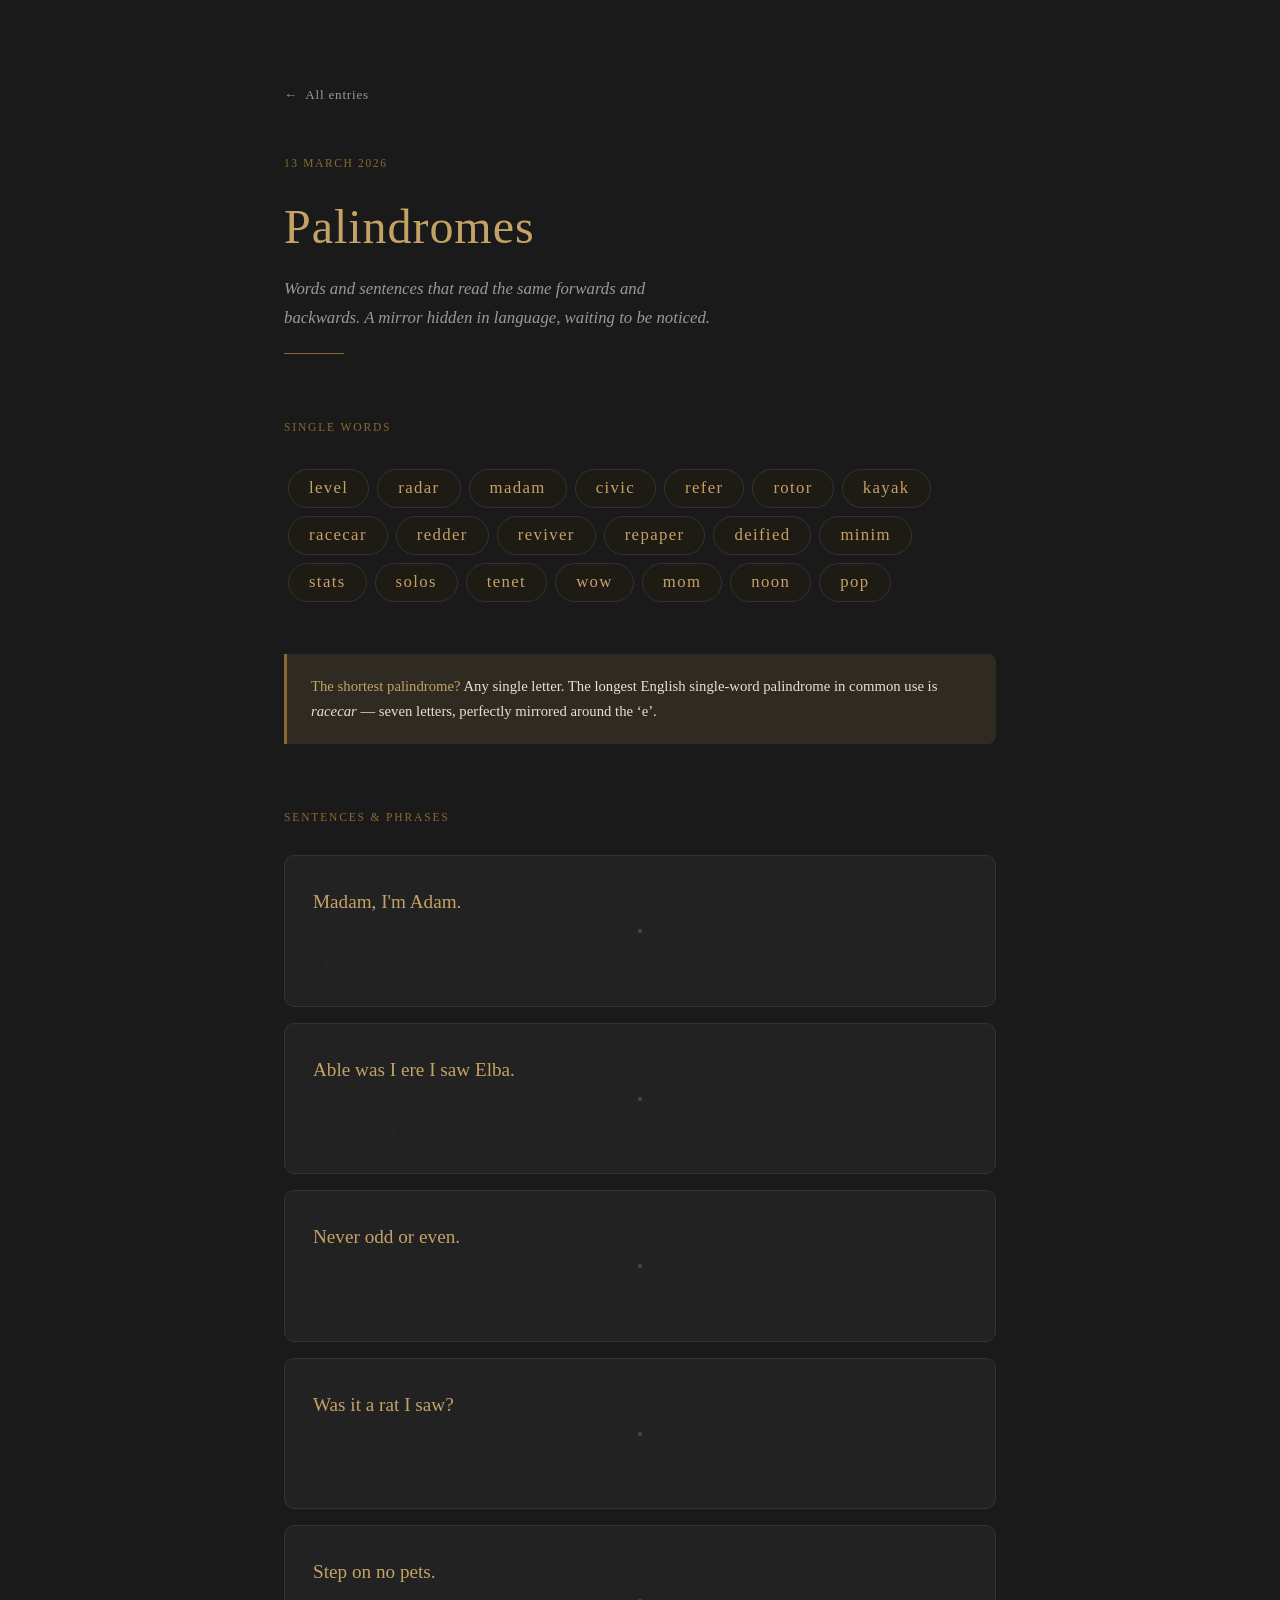
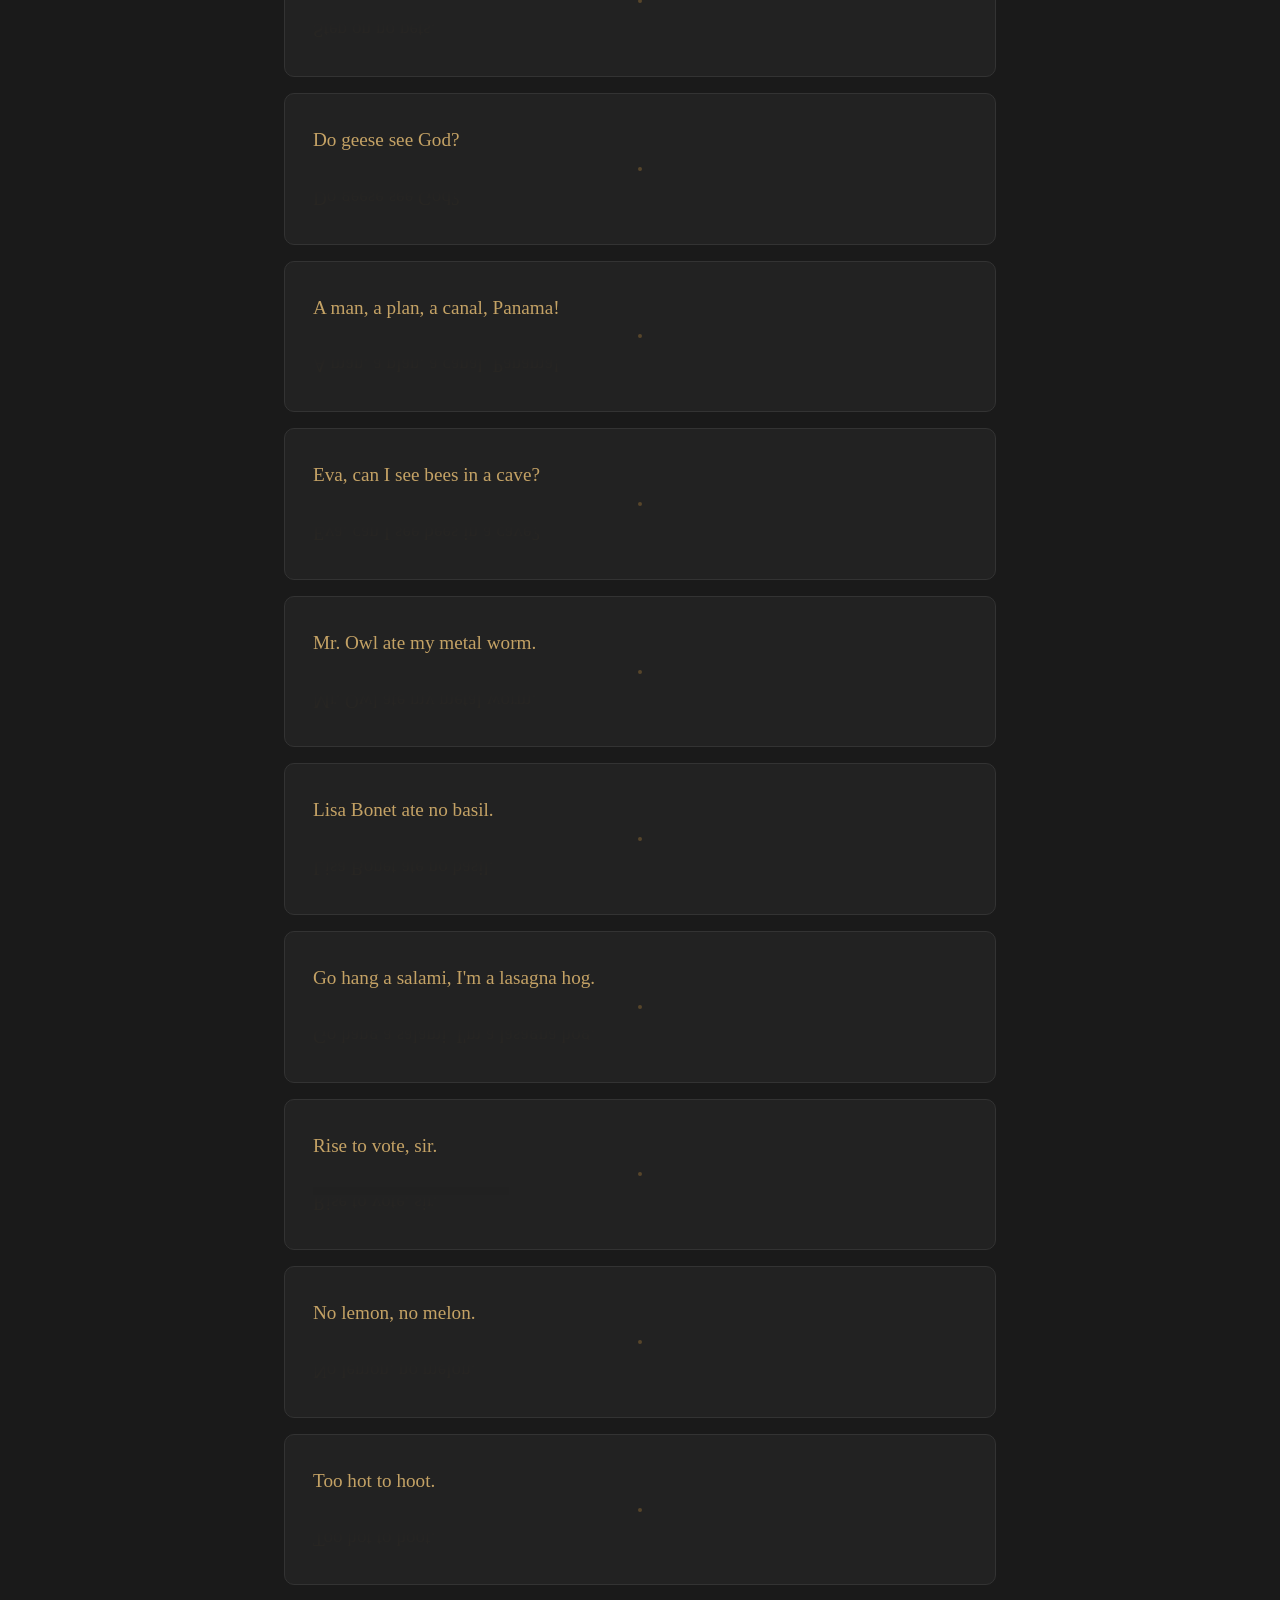
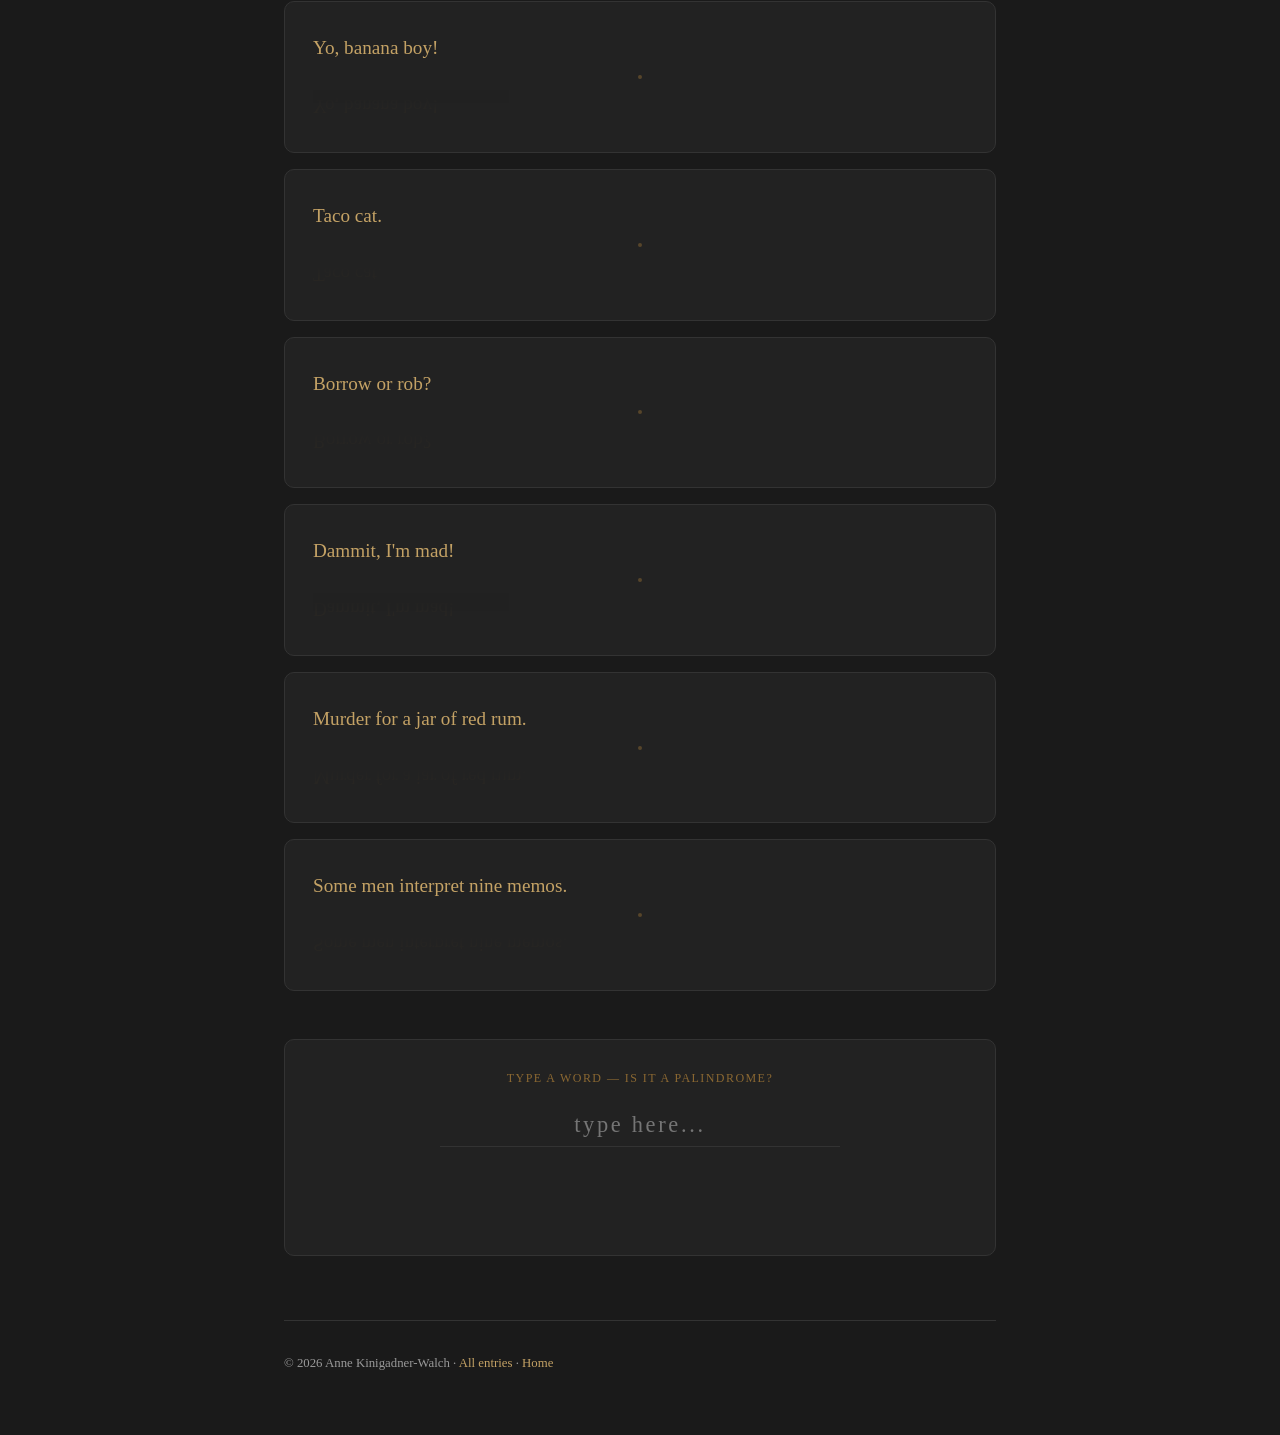
<file: think/palindrome_13-03-2026.html>
<!DOCTYPE html>
<html lang="en">
<head>
<meta charset="UTF-8">
<meta name="viewport" content="width=device-width, initial-scale=1.0">
<title>Palindromes — Things That Made Me Think Today</title>
<style>
  :root {
    --bg: #1a1a1a;
    --bg-card: #222;
    --bg-warm: #1e1a14;
    --border: #333;
    --text: #e8e0d4;
    --text-muted: #999;
    --gold: #C4A265;
    --gold-soft: rgba(196, 162, 101, 0.12);
    --gold-glow: rgba(196, 162, 101, 0.06);
    --ochre: #8B6832;
    --umber: #2E1E0A;
    --font-body: Georgia, 'Times New Roman', serif;
  }

  *, *::before, *::after { margin: 0; padding: 0; box-sizing: border-box; }

  body {
    font-family: var(--font-body);
    background: var(--bg);
    color: var(--text);
    line-height: 1.7;
    min-height: 100vh;
    -webkit-font-smoothing: antialiased;
  }

  .page {
    max-width: 760px;
    margin: 0 auto;
    padding: 80px 24px 60px;
    animation: fadeUp 0.8s ease-out;
  }

  @keyframes fadeUp {
    from { opacity: 0; transform: translateY(16px); }
    to { opacity: 1; transform: translateY(0); }
  }

  .back {
    font-size: 0.82rem;
    color: var(--text-muted);
    text-decoration: none;
    letter-spacing: 0.06em;
    transition: color 0.2s;
    display: inline-block;
    margin-bottom: 48px;
  }
  .back:hover { color: var(--gold); }
  .back::before { content: '\2190\00a0\00a0'; }

  .date-label {
    font-size: 0.72rem;
    letter-spacing: 0.14em;
    text-transform: uppercase;
    color: var(--ochre);
    margin-bottom: 12px;
  }

  h1 {
    font-size: clamp(2rem, 5vw, 3rem);
    font-weight: 400;
    color: var(--gold);
    margin-bottom: 8px;
    letter-spacing: 0.02em;
  }

  .intro {
    font-size: 1.05rem;
    color: var(--text-muted);
    font-style: italic;
    max-width: 52ch;
    margin-bottom: 20px;
  }

  .divider {
    width: 60px;
    height: 1px;
    background: var(--ochre);
    border: none;
    margin-bottom: 56px;
  }

  /* ── Section Labels ── */
  .section-label {
    font-size: 0.72rem;
    font-weight: 500;
    letter-spacing: 0.16em;
    text-transform: uppercase;
    color: var(--ochre);
    margin-bottom: 28px;
    margin-top: 64px;
  }

  .section-label:first-of-type {
    margin-top: 0;
  }

  /* ── Palindrome Words — flowing golden river ── */
  .word-river {
    display: flex;
    flex-wrap: wrap;
    gap: 0;
    margin-bottom: 20px;
    line-height: 1;
  }

  .word-pill {
    position: relative;
    padding: 10px 20px;
    margin: 4px;
    font-size: 1.05rem;
    letter-spacing: 0.08em;
    color: var(--gold);
    background: var(--bg-warm);
    border: 1px solid var(--border);
    border-radius: 40px;
    cursor: default;
    transition: all 0.4s ease;
    overflow: hidden;
  }

  .word-pill:hover {
    background: var(--gold);
    color: var(--bg);
    border-color: var(--gold);
    transform: scale(1.05);
  }

  .word-pill .mirror {
    display: none;
    font-size: 0.7rem;
    letter-spacing: 0.04em;
    color: var(--ochre);
    margin-top: 2px;
  }

  /* ── Palindrome Sentences — the mirror cards ── */
  .mirror-card {
    position: relative;
    background: var(--bg-card);
    border: 1px solid var(--border);
    border-radius: 10px;
    padding: 32px 28px;
    margin-bottom: 16px;
    overflow: hidden;
    transition: border-color 0.3s ease;
  }

  .mirror-card:hover {
    border-color: var(--gold);
  }

  .mirror-card:hover .sentence-reflected {
    opacity: 0.2;
  }

  .sentence-forward {
    font-size: 1.2rem;
    color: var(--gold);
    position: relative;
    z-index: 1;
    line-height: 1.5;
  }

  .sentence-reflected {
    font-size: 1.2rem;
    color: var(--ochre);
    opacity: 0.08;
    transform: scaleY(-1);
    line-height: 1.5;
    margin-top: 4px;
    transition: opacity 0.4s ease;
    user-select: none;
    position: relative;
    z-index: 0;
  }

  .sentence-reflected::after {
    content: '';
    position: absolute;
    bottom: 0;
    left: 0;
    right: 0;
    height: 100%;
    background: linear-gradient(to top, var(--bg-card) 20%, transparent 100%);
  }

  /* ── Center dot — marks the axis of symmetry ── */
  .axis-dot {
    display: block;
    width: 4px;
    height: 4px;
    background: var(--ochre);
    border-radius: 50%;
    margin: 12px auto;
    opacity: 0.5;
  }

  /* ── Fun fact callout ── */
  .callout {
    background: var(--gold-soft);
    border-left: 3px solid var(--ochre);
    border-radius: 0 8px 8px 0;
    padding: 20px 24px;
    margin: 48px 0;
    font-size: 0.92rem;
    color: var(--text);
  }

  .callout strong {
    color: var(--gold);
    font-weight: 400;
  }

  /* ── Try It Yourself ── */
  .try-it {
    background: var(--bg-card);
    border: 1px solid var(--border);
    border-radius: 10px;
    padding: 28px;
    margin-top: 48px;
    text-align: center;
  }

  .try-it label {
    display: block;
    font-size: 0.75rem;
    letter-spacing: 0.12em;
    text-transform: uppercase;
    color: var(--ochre);
    margin-bottom: 16px;
  }

  .try-it input {
    font-family: var(--font-body);
    font-size: 1.4rem;
    text-align: center;
    letter-spacing: 0.12em;
    background: transparent;
    border: none;
    border-bottom: 1px solid var(--border);
    color: var(--gold);
    padding: 8px 0;
    width: 100%;
    max-width: 400px;
    outline: none;
    transition: border-color 0.3s;
  }

  .try-it input:focus {
    border-bottom-color: var(--gold);
  }

  .try-it .result {
    margin-top: 16px;
    font-size: 1rem;
    min-height: 1.7em;
    transition: all 0.3s;
  }

  .result-yes { color: var(--gold); }
  .result-no { color: var(--text-muted); }

  .reversed-preview {
    font-size: 1.2rem;
    color: var(--ochre);
    opacity: 0.3;
    letter-spacing: 0.12em;
    margin-top: 8px;
    min-height: 1.5em;
    transform: scaleY(-1);
  }

  /* ── Footer ── */
  footer {
    margin-top: 64px;
    padding-top: 32px;
    border-top: 1px solid var(--border);
    font-size: 0.8rem;
    color: var(--text-muted);
  }
  footer a {
    color: var(--gold);
    text-decoration: none;
  }
  footer a:hover { color: var(--text); }

  @media (max-width: 560px) {
    .page { padding: 48px 18px 40px; }
    .mirror-card { padding: 24px 20px; }
    .sentence-forward, .sentence-reflected { font-size: 1rem; }
    .word-pill { font-size: 0.92rem; padding: 8px 16px; }
  }
</style>
</head>
<body>
<main class="page">

  <a href="./" class="back">All entries</a>

  <div class="date-label">13 March 2026</div>
  <h1>Palindromes</h1>
  <p class="intro">Words and sentences that read the same forwards and backwards. A mirror hidden in language, waiting to be noticed.</p>
  <hr class="divider">

  <!-- ── Single Words ── -->
  <div class="section-label">Single Words</div>

  <div class="word-river">
    <span class="word-pill">level</span>
    <span class="word-pill">radar</span>
    <span class="word-pill">madam</span>
    <span class="word-pill">civic</span>
    <span class="word-pill">refer</span>
    <span class="word-pill">rotor</span>
    <span class="word-pill">kayak</span>
    <span class="word-pill">racecar</span>
    <span class="word-pill">redder</span>
    <span class="word-pill">reviver</span>
    <span class="word-pill">repaper</span>
    <span class="word-pill">deified</span>
    <span class="word-pill">minim</span>
    <span class="word-pill">stats</span>
    <span class="word-pill">solos</span>
    <span class="word-pill">tenet</span>
    <span class="word-pill">wow</span>
    <span class="word-pill">mom</span>
    <span class="word-pill">noon</span>
    <span class="word-pill">pop</span>
  </div>

  <div class="callout">
    <strong>The shortest palindrome?</strong> Any single letter. The longest English single-word palindrome in common use is <em>racecar</em> — seven letters, perfectly mirrored around the &lsquo;e&rsquo;.
  </div>

  <!-- ── Sentences ── -->
  <div class="section-label">Sentences &amp; Phrases</div>

  <div class="mirror-card">
    <div class="sentence-forward">Madam, I'm Adam.</div>
    <span class="axis-dot"></span>
    <div class="sentence-reflected" aria-hidden="true">Madam, I'm Adam.</div>
  </div>

  <div class="mirror-card">
    <div class="sentence-forward">Able was I ere I saw Elba.</div>
    <span class="axis-dot"></span>
    <div class="sentence-reflected" aria-hidden="true">Able was I ere I saw Elba.</div>
  </div>

  <div class="mirror-card">
    <div class="sentence-forward">Never odd or even.</div>
    <span class="axis-dot"></span>
    <div class="sentence-reflected" aria-hidden="true">Never odd or even.</div>
  </div>

  <div class="mirror-card">
    <div class="sentence-forward">Was it a rat I saw?</div>
    <span class="axis-dot"></span>
    <div class="sentence-reflected" aria-hidden="true">Was it a rat I saw?</div>
  </div>

  <div class="mirror-card">
    <div class="sentence-forward">Step on no pets.</div>
    <span class="axis-dot"></span>
    <div class="sentence-reflected" aria-hidden="true">Step on no pets.</div>
  </div>

  <div class="mirror-card">
    <div class="sentence-forward">Do geese see God?</div>
    <span class="axis-dot"></span>
    <div class="sentence-reflected" aria-hidden="true">Do geese see God?</div>
  </div>

  <div class="mirror-card">
    <div class="sentence-forward">A man, a plan, a canal, Panama!</div>
    <span class="axis-dot"></span>
    <div class="sentence-reflected" aria-hidden="true">A man, a plan, a canal, Panama!</div>
  </div>

  <div class="mirror-card">
    <div class="sentence-forward">Eva, can I see bees in a cave?</div>
    <span class="axis-dot"></span>
    <div class="sentence-reflected" aria-hidden="true">Eva, can I see bees in a cave?</div>
  </div>

  <div class="mirror-card">
    <div class="sentence-forward">Mr. Owl ate my metal worm.</div>
    <span class="axis-dot"></span>
    <div class="sentence-reflected" aria-hidden="true">Mr. Owl ate my metal worm.</div>
  </div>

  <div class="mirror-card">
    <div class="sentence-forward">Lisa Bonet ate no basil.</div>
    <span class="axis-dot"></span>
    <div class="sentence-reflected" aria-hidden="true">Lisa Bonet ate no basil.</div>
  </div>

  <div class="mirror-card">
    <div class="sentence-forward">Go hang a salami, I'm a lasagna hog.</div>
    <span class="axis-dot"></span>
    <div class="sentence-reflected" aria-hidden="true">Go hang a salami, I'm a lasagna hog.</div>
  </div>

  <div class="mirror-card">
    <div class="sentence-forward">Rise to vote, sir.</div>
    <span class="axis-dot"></span>
    <div class="sentence-reflected" aria-hidden="true">Rise to vote, sir.</div>
  </div>

  <div class="mirror-card">
    <div class="sentence-forward">No lemon, no melon.</div>
    <span class="axis-dot"></span>
    <div class="sentence-reflected" aria-hidden="true">No lemon, no melon.</div>
  </div>

  <div class="mirror-card">
    <div class="sentence-forward">Too hot to hoot.</div>
    <span class="axis-dot"></span>
    <div class="sentence-reflected" aria-hidden="true">Too hot to hoot.</div>
  </div>

  <div class="mirror-card">
    <div class="sentence-forward">Yo, banana boy!</div>
    <span class="axis-dot"></span>
    <div class="sentence-reflected" aria-hidden="true">Yo, banana boy!</div>
  </div>

  <div class="mirror-card">
    <div class="sentence-forward">Taco cat.</div>
    <span class="axis-dot"></span>
    <div class="sentence-reflected" aria-hidden="true">Taco cat.</div>
  </div>

  <div class="mirror-card">
    <div class="sentence-forward">Borrow or rob?</div>
    <span class="axis-dot"></span>
    <div class="sentence-reflected" aria-hidden="true">Borrow or rob?</div>
  </div>

  <div class="mirror-card">
    <div class="sentence-forward">Dammit, I'm mad!</div>
    <span class="axis-dot"></span>
    <div class="sentence-reflected" aria-hidden="true">Dammit, I'm mad!</div>
  </div>

  <div class="mirror-card">
    <div class="sentence-forward">Murder for a jar of red rum.</div>
    <span class="axis-dot"></span>
    <div class="sentence-reflected" aria-hidden="true">Murder for a jar of red rum.</div>
  </div>

  <div class="mirror-card">
    <div class="sentence-forward">Some men interpret nine memos.</div>
    <span class="axis-dot"></span>
    <div class="sentence-reflected" aria-hidden="true">Some men interpret nine memos.</div>
  </div>

  <!-- ── Try It Yourself ── -->
  <div class="try-it">
    <label>Type a word — is it a palindrome?</label>
    <input type="text" id="palindrome-input" placeholder="type here..." autocomplete="off" spellcheck="false">
    <div class="reversed-preview" id="reversed-preview"></div>
    <div class="result" id="palindrome-result"></div>
  </div>

  <footer>
    &copy; 2026 Anne Kinigadner-Walch &middot;
    <a href="./">All entries</a> &middot;
    <a href="../">Home</a>
  </footer>

</main>

<script>
  const input = document.getElementById('palindrome-input');
  const result = document.getElementById('palindrome-result');
  const preview = document.getElementById('reversed-preview');

  input.addEventListener('input', () => {
    const raw = input.value;
    const clean = raw.replace(/[^a-zA-Z]/g, '').toLowerCase();
    const reversed = raw.split('').reverse().join('');

    preview.textContent = raw ? reversed : '';

    if (clean.length < 2) {
      result.textContent = '';
      result.className = 'result';
      return;
    }

    const isPalindrome = clean === clean.split('').reverse().join('');
    if (isPalindrome) {
      result.textContent = 'Yes — a palindrome.';
      result.className = 'result result-yes';
    } else {
      result.textContent = 'Not a palindrome.';
      result.className = 'result result-no';
    }
  });
</script>
</body>
</html>
</file>
<file: think/typing_garden/css/styles.css>
:root {
  --camel-deep: #2a1f14;
  --camel-dark: #3d2e1e;
  --camel-mid: #6b5239;
  --camel-warm: #8b6832;
  --camel-tan: #c4a265;
  --camel-light: #d4b87a;
  --camel-cream: #e8d5b0;
  --camel-pale: #f2e6d0;

  --text-body: #e0d0b8;
  --text-muted: #b09878;
  --text-dim: #8b7a60;
  --text-ghost: #6b5a42;

  --surface: rgba(42, 31, 20, 0.78);
  --surface-strong: rgba(42, 31, 20, 0.9);
  --border-warm: rgba(196, 162, 101, 0.2);
  --border-subtle: rgba(196, 162, 101, 0.12);
  --border-ghost: rgba(196, 162, 101, 0.08);

  --shadow-warm: 0 4px 20px rgba(139, 104, 50, 0.3),
    inset 0 1px 0 rgba(255, 255, 255, 0.08);
  --shadow-warm-hover: 0 8px 28px rgba(139, 104, 50, 0.45),
    inset 0 1px 0 rgba(255, 255, 255, 0.08);
  --shadow-panel: 0 16px 48px rgba(18, 12, 8, 0.35);

  --radius-sm: 10px;
  --radius-md: 14px;
  --radius-pill: 999px;

  --space-1: 4px;
  --space-2: 8px;
  --space-3: 12px;
  --space-4: 16px;
  --space-5: 24px;
  --space-6: 32px;
  --space-7: 48px;
  --space-8: 64px;
}

*,
*::before,
*::after {
  box-sizing: border-box;
}

html,
body {
  margin: 0;
  min-height: 100%;
}

body {
  font-family: 'DM Sans', sans-serif;
  background: var(--camel-dark);
  color: var(--text-body);
  -webkit-font-smoothing: antialiased;
  text-rendering: optimizeLegibility;
}

button,
input,
textarea,
select {
  font: inherit;
}

button {
  border: 0;
  background: none;
}

.hidden {
  display: none !important;
}

#app {
  min-height: 100vh;
}

.screen {
  width: 100%;
  min-height: 100vh;
}

/* INTRO */

.intro {
  position: relative;
  overflow: hidden;
  min-height: 100vh;
  padding: clamp(40px, 6vw, 80px) 20px 140px;
  background: var(--camel-tan);
  color: var(--camel-deep);
  display: flex;
  align-items: center;
  justify-content: center;
}

.intro::before {
  content: '';
  position: absolute;
  inset: 0;
  opacity: 0.05;
  pointer-events: none;
  background: repeating-linear-gradient(
    45deg,
    rgba(42, 31, 20, 0.04) 0px,
    rgba(42, 31, 20, 0.04) 2px,
    transparent 2px,
    transparent 8px
  );
  mix-blend-mode: multiply;
}

.intro::after {
  content: '';
  position: absolute;
  left: 0;
  right: 0;
  bottom: 0;
  height: 140px;
  pointer-events: none;
  background: linear-gradient(
    to bottom,
    #c4a265 0%,
    #b89755 20%,
    #9a7d44 45%,
    #6b5a38 70%,
    #4d3d28 90%,
    #3d2e1e 100%
  );
}

.hero {
  position: relative;
  z-index: 1;
  width: min(720px, 100%);
  text-align: center;
  animation: fadeUp 0.8s ease both;
}

.hero-label {
  display: inline-block;
  margin-bottom: 14px;
  font-family: 'JetBrains Mono', monospace;
  font-size: 10px;
  letter-spacing: 0.38em;
  text-transform: uppercase;
  color: rgba(42, 31, 20, 0.62);
}

.hero-title {
  margin: 0 0 10px;
  font-family: 'Newsreader', Georgia, serif;
  font-size: clamp(2.4rem, 5.5vw, 3.8rem);
  line-height: 1.12;
  font-weight: 500;
  letter-spacing: -0.02em;
  color: var(--camel-deep);
}

.hero-desc {
  width: min(560px, 100%);
  margin: 0 auto 28px;
  color: rgba(42, 31, 20, 0.72);
  font-size: 15px;
  line-height: 1.75;
}

.hero-buttons {
  display: flex;
  flex-wrap: wrap;
  align-items: center;
  justify-content: center;
  gap: 12px;
}

/* BUTTONS */

.btn {
  appearance: none;
  display: inline-flex;
  align-items: center;
  justify-content: center;
  gap: 8px;
  min-height: 42px;
  padding: 10px 18px;
  border-radius: 10px;
  cursor: pointer;
  transition: all 0.3s ease;
  font-family: 'DM Sans', sans-serif;
  font-size: 13px;
  font-weight: 500;
  line-height: 1;
  text-decoration: none;
}

.btn:focus-visible {
  outline: 2px solid rgba(242, 230, 208, 0.9);
  outline-offset: 2px;
}

.btn.primary {
  color: var(--camel-pale);
  background: linear-gradient(135deg, var(--camel-warm), var(--camel-mid));
  box-shadow: var(--shadow-warm);
}

.btn.primary:hover {
  transform: translateY(-2px);
  box-shadow: var(--shadow-warm-hover);
}

.btn.ghost {
  color: var(--camel-tan);
  background: rgba(196, 162, 101, 0.06);
  border: 1px solid var(--border-subtle);
}

.btn.ghost:hover {
  transform: translateY(-2px);
  background: rgba(196, 162, 101, 0.12);
  border-color: rgba(196, 162, 101, 0.28);
}

.btn.small {
  min-height: 36px;
  padding: 8px 14px;
  font-size: 12px;
}

/* SOUND BUTTON TEXT ONLY */

.sound-toggle::before {
  content: none;
}

/* PANELS */

.panel {
  position: absolute;
  left: 50%;
  transform: translateX(-50%);
  width: min(560px, calc(100% - 32px));
  border-radius: var(--radius-md);
  border: 1px solid var(--border-subtle);
  background: var(--surface);
  backdrop-filter: blur(12px);
  box-shadow: var(--shadow-panel);
  z-index: 20;
}

#how-panel {
  top: 56%;
  padding: 28px 24px;
  color: var(--text-body);
}

#how-panel h2,
#game-over h2 {
  margin: 0 0 10px;
  font-family: 'Newsreader', Georgia, serif;
  font-size: clamp(1.8rem, 4vw, 2.4rem);
  line-height: 1.15;
  font-weight: 500;
  color: var(--camel-cream);
}

#how-panel p,
#game-over p {
  margin: 0 0 14px;
  color: var(--text-muted);
  font-size: 14px;
  line-height: 1.75;
}

#how-panel ul {
  margin: 0 0 18px;
  padding-left: 18px;
  color: var(--text-body);
}

#how-panel li {
  margin-bottom: 8px;
  font-size: 14px;
  line-height: 1.7;
}

kbd {
  display: inline-block;
  padding: 2px 6px;
  border-radius: 6px;
  border: 1px solid var(--border-subtle);
  background: rgba(196, 162, 101, 0.08);
  color: var(--camel-light);
  font-family: 'JetBrains Mono', monospace;
  font-size: 11px;
}

/* PLAY AREA */

.play {
  position: relative;
  min-height: 100vh;
  background: var(--camel-dark);
}

.game-container {
  position: relative;
  width: 100%;
  min-height: 100vh;
  background:
    radial-gradient(circle at top center, rgba(212, 184, 122, 0.08), transparent 38%),
    linear-gradient(to bottom, rgba(61, 46, 30, 0.98), rgba(61, 46, 30, 1));
}

#game-canvas {
  display: block;
  width: 100%;
  height: 100vh;
  background: transparent;
}

/* HUD */

.hud {
  position: absolute;
  top: 18px;
  left: 18px;
  right: 18px;
  z-index: 10;
  display: flex;
  align-items: flex-start;
  justify-content: space-between;
  gap: 16px;
  pointer-events: none;
}

.score-board {
  display: flex;
  flex-wrap: wrap;
  gap: 12px;
}

.stat {
  min-width: 96px;
  padding: 12px 14px;
  border-radius: 12px;
  border: 1px solid var(--border-ghost);
  background: rgba(42, 31, 20, 0.42);
  backdrop-filter: blur(6px);
}

.stat .label {
  display: block;
  margin-bottom: 6px;
  font-family: 'JetBrains Mono', monospace;
  font-size: 10px;
  letter-spacing: 0.26em;
  text-transform: uppercase;
  color: var(--camel-warm);
}

.stat .value {
  display: block;
  font-family: 'Newsreader', Georgia, serif;
  font-size: 30px;
  line-height: 1;
  color: var(--camel-light);
}

.controls {
  display: flex;
  flex-wrap: wrap;
  gap: 10px;
  pointer-events: auto;
}

/* GAME OVER */

#game-over {
  top: 50%;
  transform: translate(-50%, -50%);
  padding: 30px 24px;
  text-align: center;
}

.final-score {
  display: grid;
  grid-template-columns: repeat(2, minmax(110px, 1fr));
  gap: 12px;
  margin: 20px 0 22px;
}

.final-score > div {
  padding: 14px 12px;
  border-radius: 12px;
  border: 1px solid var(--border-ghost);
  background: rgba(196, 162, 101, 0.04);
}

.final-score .label {
  display: block;
  margin-bottom: 6px;
  font-family: 'JetBrains Mono', monospace;
  font-size: 10px;
  letter-spacing: 0.26em;
  text-transform: uppercase;
  color: var(--camel-warm);
}

.final-score .value {
  display: block;
  font-family: 'Newsreader', Georgia, serif;
  font-size: 32px;
  line-height: 1;
  color: var(--camel-light);
}

/* SMALL SCREEN */

.small-screen {
  display: none;
  min-height: 100vh;
  padding: 32px 20px;
  background: var(--camel-dark);
  color: var(--text-body);
  align-items: center;
  justify-content: center;
  text-align: center;
}

.small-screen p {
  width: min(520px, 100%);
  margin: 0;
  color: var(--text-muted);
  font-size: 15px;
  line-height: 1.8;
}

/* SOUND STATE */

body.sound-is-off .sound-toggle {
  color: var(--text-muted);
}

/* ANIMATION */

@keyframes fadeUp {
  from {
    opacity: 0;
    transform: translateY(12px);
  }
  to {
    opacity: 1;
    transform: translateY(0);
  }
}

/* RESPONSIVE */

@media (max-width: 900px) {
  .hud {
    top: 14px;
    left: 14px;
    right: 14px;
    flex-direction: column;
    align-items: stretch;
  }

  .controls {
    justify-content: flex-start;
  }

  .stat .value {
    font-size: 26px;
  }
}

@media (max-width: 700px) {
  .intro,
  .play {
    display: none !important;
  }

  .small-screen {
    display: flex;
  }
}
</file>
